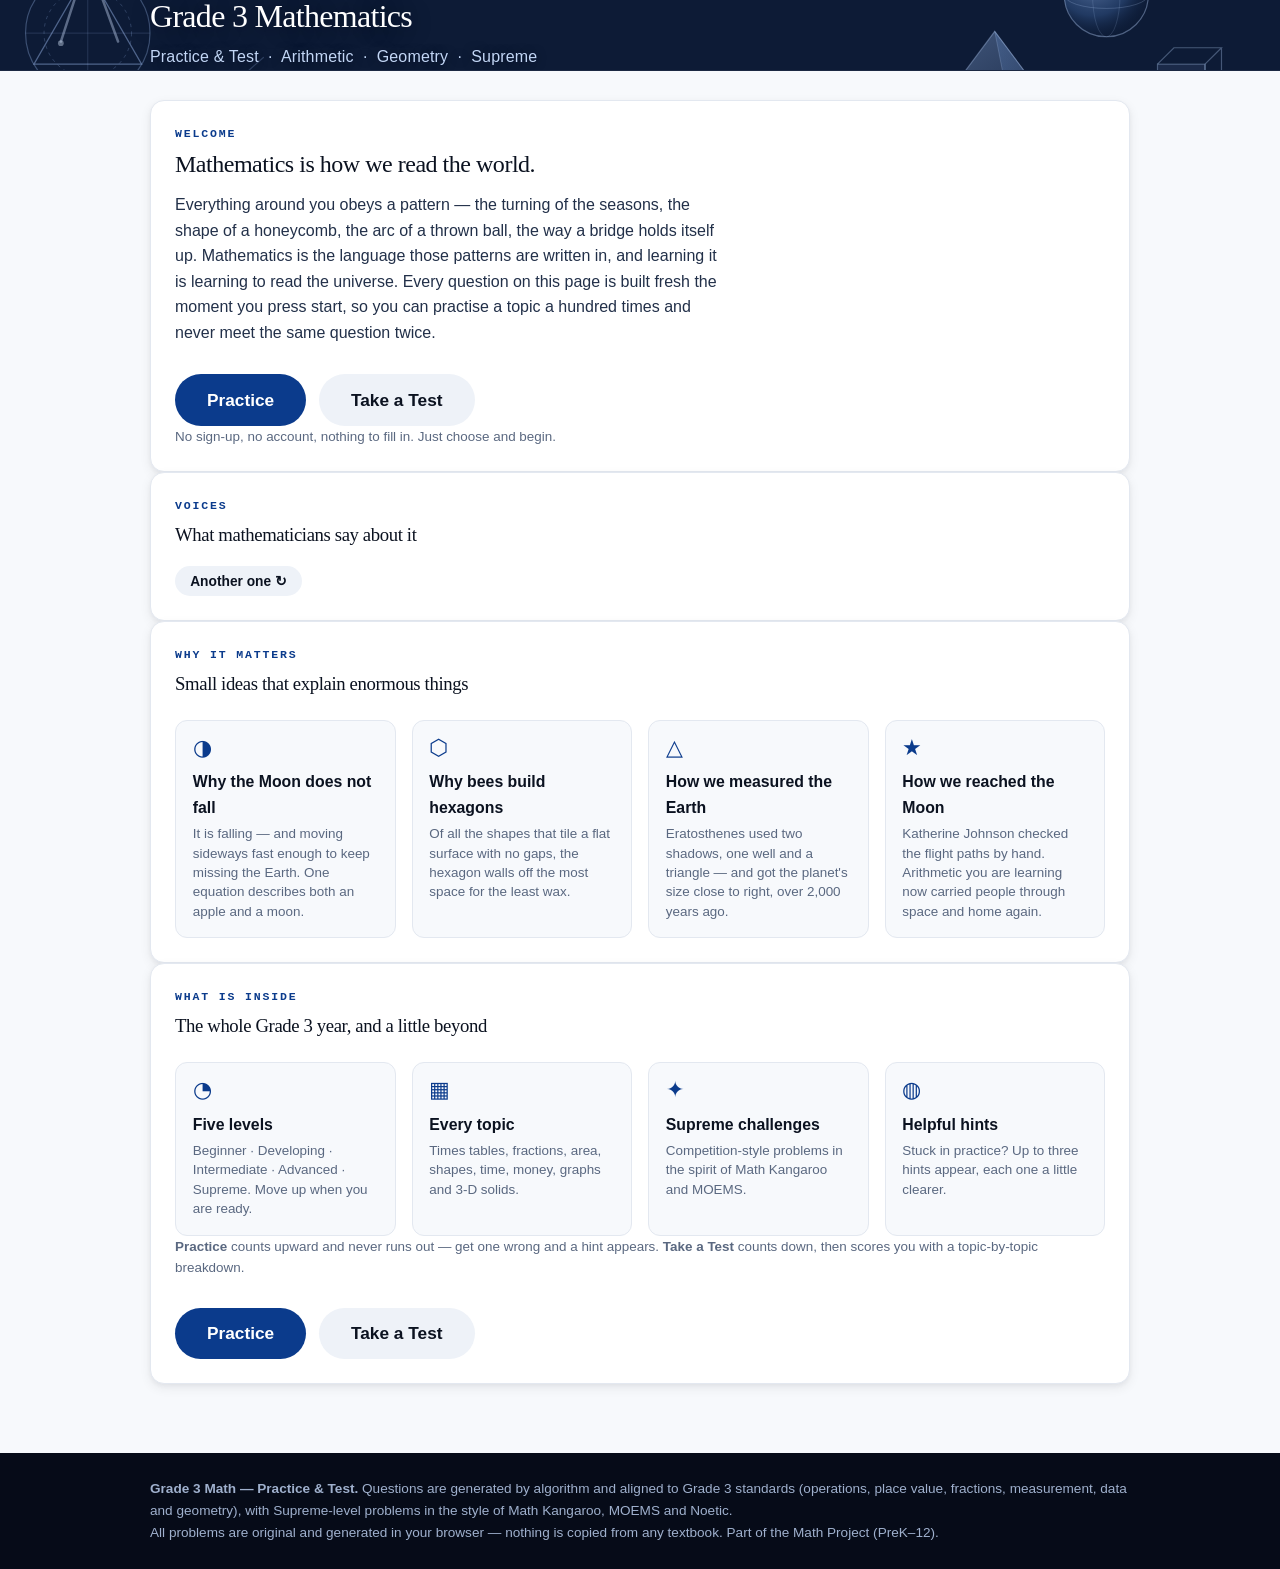
<file: index.html>
<!DOCTYPE html>
<html lang="en">
<head>
<meta charset="utf-8">
<meta name="viewport" content="width=device-width, initial-scale=1">
<title>Grade 3 Math — Practice &amp; Test | Arithmetic · Geometry · Supreme</title>
<meta name="description" content="Free Grade 3 math practice and timed tests. Arithmetic, geometry and Supreme (competition-level) problems across five difficulty levels. Every question is generated fresh, so no two attempts are alike.">
<meta name="robots" content="index,follow">
<link rel="canonical" href="https://mijicuet.github.io/">
<meta property="og:type" content="website">
<meta property="og:title" content="Grade 3 Math — Practice &amp; Test">
<meta property="og:description" content="Arithmetic, geometry and Supreme competition practice for Grade 3 — five levels, timed tests, unlimited fresh questions.">
<meta property="og:url" content="https://mijicuet.github.io/">
<meta name="theme-color" content="#060b18">
<meta http-equiv="Content-Security-Policy" content="default-src 'none'; script-src 'sha256-1u+qn1QJdMBP/fFC5QzyfvdZRfuLsr2Sq7mrBg/UTBI='; style-src 'sha256-y44tMwoJ5vzhiN+ce1w2q/8ZzzzFNAaqt+NHMsq1bGg='; img-src data:; base-uri 'none'; form-action 'none'; frame-ancestors 'none'; object-src 'none'; connect-src 'none'">
<meta name="referrer" content="no-referrer">
<meta http-equiv="X-Content-Type-Options" content="nosniff">
<meta name="format-detection" content="telephone=no">

<link rel="icon" href="[data-uri]" type="image/svg+xml">
<style>
:root{
  --paper:#fff; --surface:#f7f9fc; --surface-2:#eef2f8;
  --ink:#0b1220; --ink-soft:#223049; --muted:#5a6880; --rule:#e3e8f0;
  --brand:#0b3b8c; --brand-ink:#072a66; --cyan:#06b6d4; --violet:#7c3aed; --amber:#d97706;
  --green:#16a34a; --red:#dc2626;
  --night:#060b18; --night-2:#0b1428; --night-rule:#1c2942; --night-muted:#9fb0cd;
  --font-sans:"Inter",-apple-system,BlinkMacSystemFont,"Segoe UI",Roboto,Helvetica,Arial,sans-serif;
  --font-display:"Newsreader","Iowan Old Style",Georgia,serif;
  --font-mono:"JetBrains Mono",ui-monospace,SFMono-Regular,Menlo,Consolas,monospace;
  --radius:14px; --radius-sm:9px;
  --shadow:0 4px 12px rgba(11,18,32,.07),0 2px 4px rgba(11,18,32,.04);
  --shadow-lg:0 18px 45px rgba(11,18,32,.12);
  --ease:cubic-bezier(.22,.61,.36,1);
}
*,*::before,*::after{box-sizing:border-box} *{margin:0}
html{-webkit-text-size-adjust:100%}
body{font-family:var(--font-sans);background:var(--surface);color:var(--ink);line-height:1.6;
     -webkit-font-smoothing:antialiased}
main,footer.ft{position:relative;z-index:1}
img,svg{display:block;max-width:100%}
.wrap{width:min(100% - 2rem,980px);margin-inline:auto}
@media(max-width:600px){.wrap{width:min(100% - 1.25rem,980px)}}
h1,h2,h3{line-height:1.18;font-weight:650;text-wrap:balance}
:focus-visible{outline:3px solid var(--cyan);outline-offset:3px;border-radius:4px}
.skip-link{position:absolute;left:-9999px;background:var(--ink);color:#fff;padding:.7rem 1.1rem;z-index:99}
.skip-link:focus{left:0}

/* ---------- home ---------- */
.kicker{font-family:var(--font-mono);font-size:.72rem;letter-spacing:.16em;text-transform:uppercase;
  color:var(--brand);font-weight:650;margin-bottom:.5rem}
.welcome{padding:clamp(1.6rem,1.2rem+1.6vw,2.6rem)}
.wel-h{font-family:var(--font-display);font-weight:500;letter-spacing:-.02em;
  font-size:clamp(1.5rem,1.2rem+1.5vw,2.15rem);line-height:1.14}
.wel-h.sm{font-size:clamp(1.35rem,1.15rem+1vw,1.7rem)}
.wel-lead{margin-top:.85rem;color:var(--ink-soft);font-size:clamp(1rem,.96rem+.25vw,1.1rem);
  max-width:62ch}
.feat{grid-template-columns:repeat(auto-fit,minmax(215px,1fr));margin-top:1.6rem}
.fcard{border:1px solid var(--rule);border-radius:12px;padding:1rem 1.05rem;background:var(--surface)}
.fcard b{display:block;margin:.45rem 0 .25rem;font-size:.99rem}
.fcard small{color:var(--muted);font-size:.84rem;line-height:1.45;display:block}
.fico{font-size:1.4rem;color:var(--brand);line-height:1}
.cta{display:flex;gap:.8rem;flex-wrap:wrap;margin-top:1.8rem}
.quotecard{background:linear-gradient(180deg,#f8fafc,#fff)}
.bigquote{margin:1.1rem 0 1.3rem;padding:0 0 0 1.15rem;border-left:4px solid var(--brand)}
.q-text{font-family:var(--font-display);font-weight:400;font-style:italic;
  font-size:clamp(1.05rem,.98rem+.55vw,1.35rem);line-height:1.5;color:var(--ink);max-width:60ch}
.q-by{margin-top:.85rem;font-size:.9rem;font-weight:650;color:var(--brand-ink)}
.q-note{display:block;font-weight:400;font-size:.8rem;color:var(--muted);margin-top:.2rem}
.btn.sm{padding:.45rem .95rem;font-size:.86rem}
.opt{font-weight:400;color:var(--muted);text-transform:none;letter-spacing:0}

/* masthead */
.masthead{position:relative;overflow:hidden;background:#0d1b36;color:#fff;
  border-bottom:1px solid var(--night-rule);z-index:1}
.mast-art{position:absolute;inset:0;pointer-events:none}
.mast-art svg{width:100%;height:100%;display:block}
.mast-inner{position:relative;z-index:1;
  padding:clamp(2.3rem,1.9rem+3vw,3.9rem) 0 clamp(1.9rem,1.5rem+2.4vw,3rem)}
.masthead h1{font-family:var(--font-display);font-weight:500;letter-spacing:-.022em;
  font-size:clamp(2rem,1.45rem+2.7vw,3.35rem);color:#fff;line-height:1.06;
  text-shadow:0 2px 18px rgba(4,12,28,.55)}
.mast-sub{margin-top:.65rem;color:#c2d6f5;letter-spacing:.01em;
  font-size:clamp(.94rem,.88rem+.35vw,1.1rem);text-shadow:0 1px 10px rgba(4,12,28,.5)}

/* soft mathematical objects in the empty side margins */
body::before,body::after{content:"";position:fixed;top:0;bottom:0;width:190px;
  background-image:url("data:image/svg+xml,%3Csvg%20xmlns%3D%22http%3A%2F%2Fwww.w3.org%2F2000%2Fsvg%22%20viewBox%3D%220%200%20200%201500%22%20width%3D%22200%22%20height%3D%221500%22%3E%0A%20%20%3Cdefs%3E%0A%20%20%20%20%3ClinearGradient%20id%3D%22mtl%22%20x1%3D%220%22%20y1%3D%220%22%20x2%3D%221%22%20y2%3D%221%22%3E%0A%20%20%20%20%20%20%3Cstop%20offset%3D%220%25%22%20stop-color%3D%22%23ffffff%22%2F%3E%3Cstop%20offset%3D%2235%25%22%20stop-color%3D%22%23e9eef6%22%2F%3E%0A%20%20%20%20%20%20%3Cstop%20offset%3D%22100%25%22%20stop-color%3D%22%23ccd8e8%22%2F%3E%0A%20%20%20%20%3C%2FlinearGradient%3E%0A%20%20%20%20%3ClinearGradient%20id%3D%22mtl2%22%20x1%3D%220%22%20y1%3D%220%22%20x2%3D%221%22%20y2%3D%220%22%3E%0A%20%20%20%20%20%20%3Cstop%20offset%3D%220%25%22%20stop-color%3D%22%23eef2f8%22%2F%3E%3Cstop%20offset%3D%2260%25%22%20stop-color%3D%22%23dce4ef%22%2F%3E%0A%20%20%20%20%20%20%3Cstop%20offset%3D%22100%25%22%20stop-color%3D%22%23c4d1e2%22%2F%3E%0A%20%20%20%20%3C%2FlinearGradient%3E%0A%20%20%20%20%3CradialGradient%20id%3D%22orb%22%20cx%3D%2234%25%22%20cy%3D%2228%25%22%20r%3D%2278%25%22%3E%0A%20%20%20%20%20%20%3Cstop%20offset%3D%220%25%22%20stop-color%3D%22%23ffffff%22%2F%3E%3Cstop%20offset%3D%2245%25%22%20stop-color%3D%22%23dee6f2%22%2F%3E%0A%20%20%20%20%20%20%3Cstop%20offset%3D%22100%25%22%20stop-color%3D%22%23b6c6dc%22%2F%3E%0A%20%20%20%20%3C%2FradialGradient%3E%0A%20%20%20%20%3ClinearGradient%20id%3D%22faceL%22%20x1%3D%220%22%20y1%3D%220%22%20x2%3D%221%22%20y2%3D%221%22%3E%0A%20%20%20%20%20%20%3Cstop%20offset%3D%220%25%22%20stop-color%3D%22%23eaf0f8%22%2F%3E%3Cstop%20offset%3D%22100%25%22%20stop-color%3D%22%23ccd8e8%22%2F%3E%0A%20%20%20%20%3C%2FlinearGradient%3E%0A%20%20%20%20%3ClinearGradient%20id%3D%22faceR%22%20x1%3D%220%22%20y1%3D%220%22%20x2%3D%221%22%20y2%3D%220%22%3E%0A%20%20%20%20%20%20%3Cstop%20offset%3D%220%25%22%20stop-color%3D%22%23c4d2e5%22%2F%3E%3Cstop%20offset%3D%22100%25%22%20stop-color%3D%22%23aec0d7%22%2F%3E%0A%20%20%20%20%3C%2FlinearGradient%3E%0A%20%20%20%20%3Cfilter%20id%3D%22soft%22%20x%3D%22-45%25%22%20y%3D%22-45%25%22%20width%3D%22190%25%22%20height%3D%22190%25%22%3E%0A%20%20%20%20%20%20%3CfeDropShadow%20dx%3D%220%22%20dy%3D%224%22%20stdDeviation%3D%225%22%20flood-color%3D%22%2363799b%22%20flood-opacity%3D%22.20%22%2F%3E%0A%20%20%20%20%3C%2Ffilter%3E%0A%20%20%3C%2Fdefs%3E%0A%0A%20%20%3Cg%20filter%3D%22url%28%23soft%29%22%20stroke%3D%22%23a9b8cd%22%20stroke-width%3D%221.1%22%3E%0A%0A%20%20%20%20%3C%21--%201%20%C2%B7%20PROTRACTOR%20--%3E%0A%20%20%20%20%3Cg%20transform%3D%22translate%28100%2C80%29%22%3E%0A%20%20%20%20%20%20%3Cpath%20d%3D%22M-60%200%20A60%2060%200%200%201%2060%200%20Z%22%20fill%3D%22url%28%23mtl%29%22%2F%3E%0A%20%20%20%20%20%20%3Cpath%20d%3D%22M-39%200%20A39%2039%200%200%201%2039%200%22%20fill%3D%22none%22%20stroke-opacity%3D%22.5%22%2F%3E%0A%20%20%20%20%20%20%3Cg%20stroke-opacity%3D%22.42%22%3E%0A%20%20%20%20%20%20%20%20%3Cpath%20d%3D%22M-52%20-30%20l-6%20-3.5%20M-30%20-52%20l-3.5%20-6%20M0%20-60%20v-7%20M30%20-52%20l3.5%20-6%20M52%20-30%20l6%20-3.5%22%2F%3E%0A%20%20%20%20%20%20%3C%2Fg%3E%0A%20%20%20%20%20%20%3Ccircle%20r%3D%223.4%22%20fill%3D%22%23fff%22%20stroke-opacity%3D%22.6%22%2F%3E%0A%20%20%20%20%3C%2Fg%3E%0A%0A%20%20%20%20%3C%21--%202%20%C2%B7%20RULER%20--%3E%0A%20%20%20%20%3Cg%20transform%3D%22translate%28100%2C230%29%22%3E%0A%20%20%20%20%20%20%3Crect%20x%3D%22-25%22%20y%3D%22-68%22%20width%3D%2250%22%20height%3D%22140%22%20rx%3D%227%22%20fill%3D%22url%28%23mtl2%29%22%2F%3E%0A%20%20%20%20%20%20%3Cg%20stroke-opacity%3D%22.48%22%3E%0A%20%20%20%20%20%20%20%20%3Cpath%20d%3D%22M-25%20-52%20h17%20M-25%20-36%20h10%20M-25%20-20%20h10%20M-25%20-4%20h10%20M-25%2012%20h17%0A%20%20%20%20%20%20%20%20%20%20%20%20%20%20%20%20%20M-25%2028%20h10%20M-25%2044%20h10%20M-25%2060%20h10%22%2F%3E%0A%20%20%20%20%20%20%3C%2Fg%3E%0A%20%20%20%20%20%20%3Cpath%20d%3D%22M13%20-68%20v140%22%20stroke-opacity%3D%22.22%22%2F%3E%0A%20%20%20%20%3C%2Fg%3E%0A%0A%20%20%20%20%3C%21--%203%20%C2%B7%20SET%20SQUARE%20--%3E%0A%20%20%20%20%3Cg%20transform%3D%22translate%28100%2C380%29%22%3E%0A%20%20%20%20%20%20%3Cpath%20d%3D%22M-56%2044%20L56%2044%20L-56%20-42%20Z%22%20fill%3D%22url%28%23mtl%29%22%2F%3E%0A%20%20%20%20%20%20%3Cpath%20d%3D%22M-56%2044%20L32%2044%20L-56%20-25%20Z%22%20fill%3D%22%23fff%22%20fill-opacity%3D%22.5%22%20stroke%3D%22none%22%2F%3E%0A%20%20%20%20%20%20%3Cpath%20d%3D%22M-56%2029%20h15%20v15%22%20fill%3D%22none%22%20stroke-opacity%3D%22.6%22%2F%3E%0A%20%20%20%20%3C%2Fg%3E%0A%0A%20%20%20%20%3C%21--%204%20%C2%B7%20COMPASS%20--%3E%0A%20%20%20%20%3Cg%20transform%3D%22translate%28100%2C530%29%22%3E%0A%20%20%20%20%20%20%3Cpath%20d%3D%22M0%20-58%20L-29%2050%22%20stroke%3D%22%239fb0c8%22%20stroke-width%3D%227%22%20stroke-linecap%3D%22round%22%20fill%3D%22none%22%2F%3E%0A%20%20%20%20%20%20%3Cpath%20d%3D%22M0%20-58%20L31%2050%22%20stroke%3D%22%23bacadd%22%20stroke-width%3D%227%22%20stroke-linecap%3D%22round%22%20fill%3D%22none%22%2F%3E%0A%20%20%20%20%20%20%3Ccircle%20cy%3D%22-58%22%20r%3D%228%22%20fill%3D%22url%28%23mtl%29%22%2F%3E%0A%20%20%20%20%20%20%3Cpath%20d%3D%22M-37%2058%20l8%20-14%20l6%205%20Z%22%20fill%3D%22url%28%23mtl2%29%22%2F%3E%0A%20%20%20%20%20%20%3Cpath%20d%3D%22M-29%2058%20A60%2038%200%200%200%2033%2058%22%20fill%3D%22none%22%20stroke-opacity%3D%22.28%22%20stroke-dasharray%3D%224%206%22%2F%3E%0A%20%20%20%20%3C%2Fg%3E%0A%0A%20%20%20%20%3C%21--%205%20%C2%B7%20BALANCE%20SCALE%20--%3E%0A%20%20%20%20%3Cg%20transform%3D%22translate%28100%2C680%29%22%3E%0A%20%20%20%20%20%20%3Cpath%20d%3D%22M0%20-52%20v78%22%20stroke%3D%22%239fb0c8%22%20stroke-width%3D%225%22%20stroke-linecap%3D%22round%22%20fill%3D%22none%22%2F%3E%0A%20%20%20%20%20%20%3Cpath%20d%3D%22M-56%20-46%20H56%22%20stroke%3D%22%239fb0c8%22%20stroke-width%3D%225%22%20stroke-linecap%3D%22round%22%20fill%3D%22none%22%2F%3E%0A%20%20%20%20%20%20%3Cpath%20d%3D%22M-56%20-46%20v14%20M56%20-46%20v14%22%20stroke-opacity%3D%22.45%22%20fill%3D%22none%22%2F%3E%0A%20%20%20%20%20%20%3Cpath%20d%3D%22M-78%20-32%20A22%2016%200%200%200%20-34%20-32%20Z%22%20fill%3D%22url%28%23mtl2%29%22%2F%3E%0A%20%20%20%20%20%20%3Cpath%20d%3D%22M34%20-32%20A22%2016%200%200%200%2078%20-32%20Z%22%20fill%3D%22url%28%23mtl2%29%22%2F%3E%0A%20%20%20%20%20%20%3Cpath%20d%3D%22M-30%2030%20H30%20l10%2022%20H-40%20Z%22%20fill%3D%22url%28%23mtl%29%22%2F%3E%0A%20%20%20%20%20%20%3Ccircle%20cy%3D%22-52%22%20r%3D%226%22%20fill%3D%22url%28%23mtl%29%22%2F%3E%0A%20%20%20%20%3C%2Fg%3E%0A%0A%20%20%20%20%3C%21--%206%20%C2%B7%20SPHERE%20--%3E%0A%20%20%20%20%3Cg%20transform%3D%22translate%28100%2C835%29%22%3E%0A%20%20%20%20%20%20%3Ccircle%20r%3D%2248%22%20fill%3D%22url%28%23orb%29%22%2F%3E%0A%20%20%20%20%20%20%3Cellipse%20rx%3D%2248%22%20ry%3D%2215%22%20fill%3D%22none%22%20stroke-opacity%3D%22.36%22%2F%3E%0A%20%20%20%20%20%20%3Cellipse%20rx%3D%2215%22%20ry%3D%2248%22%20fill%3D%22none%22%20stroke-opacity%3D%22.26%22%2F%3E%0A%20%20%20%20%20%20%3Cellipse%20cx%3D%22-16%22%20cy%3D%22-16%22%20rx%3D%2215%22%20ry%3D%2210%22%20fill%3D%22%23fff%22%20fill-opacity%3D%22.55%22%20stroke%3D%22none%22%0A%20%20%20%20%20%20%20%20%20%20%20%20%20%20%20transform%3D%22rotate%28-28%20-16%20-16%29%22%2F%3E%0A%20%20%20%20%3C%2Fg%3E%0A%0A%20%20%20%20%3C%21--%207%20%C2%B7%20PYRAMID%20--%3E%0A%20%20%20%20%3Cg%20transform%3D%22translate%28100%2C985%29%22%3E%0A%20%20%20%20%20%20%3Cpath%20d%3D%22M0%20-62%20L52%2032%20L-52%2032%20Z%22%20fill%3D%22url%28%23faceL%29%22%2F%3E%0A%20%20%20%20%20%20%3Cpath%20d%3D%22M0%20-62%20L52%2032%20L15%2044%20Z%22%20fill%3D%22url%28%23faceR%29%22%2F%3E%0A%20%20%20%20%20%20%3Cpath%20d%3D%22M-52%2032%20L15%2044%22%20fill%3D%22none%22%20stroke-opacity%3D%22.38%22%2F%3E%0A%20%20%20%20%3C%2Fg%3E%0A%0A%20%20%20%20%3C%21--%208%20%C2%B7%20CUBE%20--%3E%0A%20%20%20%20%3Cg%20transform%3D%22translate%28100%2C1135%29%22%3E%0A%20%20%20%20%20%20%3Cpath%20d%3D%22M-36%20-16%20L-15%20-38%20L37%20-38%20L16%20-16%20Z%22%20fill%3D%22url%28%23faceR%29%22%2F%3E%0A%20%20%20%20%20%20%3Cpath%20d%3D%22M16%20-16%20L37%20-38%20L37%2020%20L16%2042%20Z%22%20fill%3D%22url%28%23faceL%29%22%2F%3E%0A%20%20%20%20%20%20%3Crect%20x%3D%22-36%22%20y%3D%22-16%22%20width%3D%2252%22%20height%3D%2258%22%20fill%3D%22url%28%23mtl%29%22%2F%3E%0A%20%20%20%20%3C%2Fg%3E%0A%0A%20%20%20%20%3C%21--%209%20%C2%B7%20PI%20%20%28drawn%20as%20paths%20so%20no%20font%20is%20needed%29%20--%3E%0A%20%20%20%20%3Cg%20transform%3D%22translate%28100%2C1285%29%22%20fill%3D%22url%28%23mtl%29%22%20stroke-opacity%3D%22.55%22%3E%0A%20%20%20%20%20%20%3Cpath%20d%3D%22M-42%20-28%20H42%20v14%20H-42%20Z%22%2F%3E%0A%20%20%20%20%20%20%3Cpath%20d%3D%22M-24%20-14%20h16%20v54%20q0%208%20-9%208%20h-9%20q9%20-4%209%20-12%20Z%22%2F%3E%0A%20%20%20%20%20%20%3Cpath%20d%3D%22M12%20-14%20h16%20v46%20q0%2012%2012%2014%20h-16%20q-12%20-4%20-12%20-16%20Z%22%2F%3E%0A%20%20%20%20%3C%2Fg%3E%0A%0A%20%20%20%20%3C%21--%2010%20%C2%B7%20SQUARE%20with%20diagonal%20%2B%20EULER%27S%20e%20--%3E%0A%20%20%20%20%3Cg%20transform%3D%22translate%28100%2C1425%29%22%3E%0A%20%20%20%20%20%20%3Crect%20x%3D%22-52%22%20y%3D%22-34%22%20width%3D%2266%22%20height%3D%2266%22%20rx%3D%224%22%20fill%3D%22url%28%23mtl%29%22%2F%3E%0A%20%20%20%20%20%20%3Cpath%20d%3D%22M-52%2032%20L14%20-34%22%20fill%3D%22none%22%20stroke-opacity%3D%22.4%22%2F%3E%0A%20%20%20%20%20%20%3Cpath%20d%3D%22M-52%2018%20h14%20v14%22%20fill%3D%22none%22%20stroke-opacity%3D%22.45%22%2F%3E%0A%20%20%20%20%20%20%3C%21--%20Euler%27s%20e%2C%20drawn%20as%20strokes%20so%20it%20is%20always%20legible%20--%3E%0A%20%20%20%20%20%20%3Cg%20transform%3D%22translate%2844%2C2%29%22%20fill%3D%22none%22%20stroke%3D%22%23b3c2d6%22%20stroke-width%3D%228%22%0A%20%20%20%20%20%20%20%20%20stroke-linecap%3D%22round%22%20stroke-linejoin%3D%22round%22%20stroke-opacity%3D%22.95%22%3E%0A%20%20%20%20%20%20%20%20%3Cpath%20d%3D%22M-17%202%20H15%20A17%2017%200%201%200%207%2019%22%2F%3E%0A%20%20%20%20%20%20%3C%2Fg%3E%0A%20%20%20%20%3C%2Fg%3E%0A%0A%20%20%3C%2Fg%3E%0A%3C%2Fsvg%3E");background-repeat:repeat-y;
  background-position:center top;background-size:190px auto;
  pointer-events:none;z-index:0;opacity:.85}
body::before{left:0}
body::after{right:0;transform:scaleX(-1);background-position:center -170px}
@media (max-width:1400px){body::before,body::after{display:none}}
@media (prefers-reduced-motion:no-preference){}

/* cards / layout */
.card{background:var(--paper);border:1px solid var(--rule);border-radius:var(--radius);padding:1.5rem;
      box-shadow:var(--shadow)}
.section{padding:1.8rem 0}
.grid{display:grid;gap:1rem}
.opt-grid{grid-template-columns:repeat(auto-fit,minmax(190px,1fr))}
label.lbl{display:block;font-weight:650;font-size:.9rem;margin:1.3rem 0 .55rem}
.help{font-size:.84rem;color:var(--muted)}

/* selectable option tiles */
.tile{border:2px solid var(--rule);border-radius:12px;padding:.85rem 1rem;cursor:pointer;background:#fff;
      text-align:left;transition:all .25s var(--ease);font:inherit;width:100%}
.tile:hover{border-color:#93c5fd}
.tile[aria-pressed="true"]{border-color:var(--brand);background:#eff6ff;box-shadow:0 0 0 2px #bfdbfe}
.tile b{display:block;font-size:.98rem}
.tile .stars{font-size:.78rem;color:var(--amber);letter-spacing:1px}
.tile small{display:block;color:var(--muted);font-size:.78rem;line-height:1.35;margin-top:.25rem}
.tile.oly[aria-pressed="true"]{border-color:var(--violet);background:#f5f0ff;box-shadow:0 0 0 2px #ddd0fe}

select,input[type=number],input[type=text]{font:inherit;font-size:1rem;padding:.6rem .75rem;
  border:2px solid var(--rule);border-radius:var(--radius-sm);background:#fff;color:var(--ink);width:100%}
select:focus,input:focus{outline:none;border-color:var(--brand)}

.btn{border:0;border-radius:99px;padding:.8rem 1.6rem;font-size:1rem;font-weight:650;cursor:pointer;
     background:var(--brand);color:#fff;transition:all .25s var(--ease);display:inline-flex;
     align-items:center;gap:.5rem;text-decoration:none}
.btn:hover{background:var(--brand-ink)}
.btn:disabled{opacity:.45;cursor:not-allowed}
.btn.sec{background:var(--surface-2);color:var(--ink)}
.btn.sec:hover{background:#dbe3ee}
.btn.big{font-size:1.08rem;padding:.95rem 2rem}
.btnrow{display:flex;gap:.7rem;flex-wrap:wrap}

/* runner */
.runbar{display:flex;align-items:center;justify-content:space-between;gap:1rem;flex-wrap:wrap;
        margin-bottom:.9rem}
.meta{font-size:.9rem;color:var(--muted)}
.meta b{color:var(--ink)}
.timer{font-family:var(--font-mono);font-size:1.35rem;font-weight:700;background:#fff;
       border:2px solid var(--rule);border-radius:10px;padding:.35rem .8rem;font-variant-numeric:tabular-nums}
.timer.warn{color:var(--red);border-color:var(--red)}
.bar{height:9px;background:var(--surface-2);border-radius:99px;overflow:hidden;margin-bottom:1rem}
.bar>div{height:100%;background:var(--green);width:0;transition:width .3s var(--ease)}
.palette{display:flex;flex-wrap:wrap;gap:.42rem;margin-bottom:1.1rem}
.dot{width:33px;height:33px;border-radius:8px;border:2px solid var(--rule);background:#fff;
     font-weight:700;font-size:.85rem;cursor:pointer;transition:all .2s var(--ease)}
.dot.done{background:#dcfce7;border-color:#86efac}
.dot.cur{border-color:var(--brand);box-shadow:0 0 0 2px #bfdbfe}

.tag{display:inline-block;font-size:.7rem;font-weight:700;letter-spacing:.05em;text-transform:uppercase;
     color:var(--brand);background:#eff6ff;border-radius:99px;padding:.24rem .7rem}
.tag.oly{color:#6d28d9;background:#f3e8ff}
.qtext{font-size:clamp(1.1rem,1rem+.5vw,1.35rem);margin:.7rem 0 1rem;line-height:1.5}
.figwrap{text-align:center;margin:.6rem 0 1.1rem}
.choices{display:grid;gap:.6rem}
.choice{display:flex;align-items:center;gap:.8rem;border:2px solid var(--rule);border-radius:11px;
        padding:.75rem .9rem;font-size:1.08rem;cursor:pointer;background:#fff;text-align:left;
        font:inherit;width:100%;transition:all .2s var(--ease)}
.choice:hover{border-color:#93c5fd}
.choice[aria-pressed="true"]{border-color:var(--brand);background:#eff6ff}
.choice.ok{border-color:var(--green);background:#dcfce7}
.choice.no{border-color:var(--red);background:#fee2e2}
.choice .k{width:27px;height:27px;flex:0 0 auto;border-radius:7px;background:var(--surface-2);
           display:flex;align-items:center;justify-content:center;font-weight:800;font-size:.85rem}
.choice[aria-pressed="true"] .k{background:var(--brand);color:#fff}
.choice:disabled{cursor:default;opacity:1}
.choice.multi .k{border-radius:6px;font-size:1rem}
.choice.ok .k{background:var(--green);color:#fff}
.choice.no .k{background:var(--red);color:#fff}
.hintbox+.hintbox{margin-top:.5rem}
#submitBtn{min-width:200px;justify-content:center}
.fb{margin-top:.9rem;padding:.8rem 1rem;border-radius:10px;font-weight:600}
.fb.ok{background:#dcfce7;color:#166534}
.fb.no{background:#fee2e2;color:#991b1b}
.hintbox{margin-top:.7rem;padding:.75rem 1rem;background:#fffbeb;border-left:4px solid var(--amber);
         border-radius:8px;font-size:.92rem;color:#78350f}

/* results */
.score{font-family:var(--font-display);font-size:3.2rem;font-weight:600;line-height:1}
.badge{display:inline-block;border-radius:99px;padding:.3rem .9rem;font-weight:700;font-size:.85rem}
.badge.ok{background:#dcfce7;color:#166534} .badge.no{background:#fee2e2;color:#991b1b}
.rev{border:1px solid var(--rule);border-left-width:6px;border-radius:10px;padding:1rem;margin:.7rem 0}
.rev.y{border-left-color:var(--green)} .rev.n{border-left-color:var(--red)}
table.bd{width:100%;border-collapse:collapse;font-size:.9rem;margin-top:.6rem}
table.bd th,table.bd td{text-align:left;padding:.45rem .6rem;border-bottom:1px solid var(--rule)}
table.bd th{font-size:.75rem;text-transform:uppercase;letter-spacing:.05em;color:var(--muted)}

footer.ft{background:var(--night);color:var(--night-muted);padding:1.6rem 0;margin-top:2.5rem;
          font-size:.85rem}
footer.ft a{color:#b9c9e8}
.hide{display:none !important}
@media print{.masthead,.btnrow,footer.ft{display:none}}
</style>
</head>
<body>
<a class="skip-link" href="#app">Skip to the app</a>



<header class="masthead">
  <div class="mast-art" aria-hidden="true">
    <svg xmlns="http://www.w3.org/2000/svg" viewBox="0 0 1400 280" preserveAspectRatio="xMidYMid slice">
      <defs>
        <linearGradient id="sky" x1="0" y1="0" x2="1" y2="1">
          <stop offset="0%"  stop-color="#0d1b36"/>
          <stop offset="45%" stop-color="#14315f"/>
          <stop offset="100%" stop-color="#0a1730"/>
        </linearGradient>
        <radialGradient id="glowA" cx="20%" cy="15%" r="60%">
          <stop offset="0%" stop-color="#3b82f6" stop-opacity=".30"/>
          <stop offset="100%" stop-color="#3b82f6" stop-opacity="0"/>
        </radialGradient>
        <radialGradient id="glowB" cx="82%" cy="80%" r="55%">
          <stop offset="0%" stop-color="#7c3aed" stop-opacity=".26"/>
          <stop offset="100%" stop-color="#7c3aed" stop-opacity="0"/>
        </radialGradient>
        <radialGradient id="ballR" cx="35%" cy="30%" r="75%">
          <stop offset="0%"  stop-color="#a5c8ff" stop-opacity=".55"/>
          <stop offset="60%" stop-color="#4f80c8" stop-opacity=".30"/>
          <stop offset="100%" stop-color="#0f2444" stop-opacity="0"/>
        </radialGradient>
        <linearGradient id="pyrL" x1="0" y1="0" x2="1" y2="1">
          <stop offset="0%" stop-color="#93b4e8" stop-opacity=".40"/>
          <stop offset="100%" stop-color="#93b4e8" stop-opacity=".14"/>
        </linearGradient>
        <linearGradient id="pyrR" x1="0" y1="0" x2="1" y2="0">
          <stop offset="0%" stop-color="#5b81bd" stop-opacity=".30"/>
          <stop offset="100%" stop-color="#5b81bd" stop-opacity=".10"/>
        </linearGradient>
        <linearGradient id="vig" x1="0" y1="0" x2="0" y2="1">
          <stop offset="0%"  stop-color="#08132a" stop-opacity="0"/>
          <stop offset="55%" stop-color="#08132a" stop-opacity=".10"/>
          <stop offset="100%" stop-color="#08132a" stop-opacity=".34"/>
        </linearGradient>
        <pattern id="grid" width="46" height="46" patternUnits="userSpaceOnUse">
          <path d="M46 0H0V46" fill="none" stroke="#9ec2ff" stroke-opacity=".085" stroke-width="1"/>
        </pattern>
      </defs>
    
      <!-- base -->
      <rect fill="url(#sky)"/>
      <rect fill="url(#grid)"/>
      <rect fill="url(#glowA)"/>
      <rect fill="url(#glowB)"/>
    
      <!-- ================= LEFT: compass construction ================= -->
      <g stroke="#a9c9ff" fill="none" stroke-opacity=".30" transform="translate(-42,0) scale(0.92) translate(0,10)">
        <circle cx="150" cy="140" r="74" stroke-width="1.4"/>
        <circle cx="150" cy="140" r="52" stroke-width="1" stroke-dasharray="4 5" stroke-opacity=".26"/>
        <path d="M150 66 L150 214 M76 140 L224 140" stroke-width="1" stroke-opacity=".2"/>
        <!-- inscribed triangle -->
        <path d="M150 66 L214 177 L86 177 Z" stroke-width="1.5" stroke-opacity=".42"/>
      </g>
      <!-- compass legs -->
      <g stroke="#cfe0ff" stroke-opacity=".40" stroke-linecap="round" fill="none" transform="translate(-42,0) scale(0.92) translate(0,10)">
        <path d="M150 52 L118 150" stroke-width="3"/>
        <path d="M150 52 L186 150" stroke-width="3"/>
        <path d="M150 44 L150 54" stroke-width="5"/>
      </g>
      <g transform="translate(-42,0) scale(0.92) translate(0,10)"><circle cx="150" cy="44" r="6" fill="#dbeafe" fill-opacity=".45"/><circle cx="118" cy="152" r="3.4" fill="#dbeafe" fill-opacity=".4"/></g>
    
      <!-- ================= RIGHT: solids ================= -->
      <!-- sphere with soft shading -->
      <g transform="translate(1210,96)">
        <circle r="46" fill="url(#ballR)"/>
        <circle r="46" fill="none" stroke="#bcd6ff" stroke-opacity=".38" stroke-width="1.3"/>
        <ellipse rx="46" ry="15" fill="none" stroke="#bcd6ff" stroke-opacity=".22" stroke-width="1"/>
        <ellipse rx="15" ry="46" fill="none" stroke="#bcd6ff" stroke-opacity=".16" stroke-width="1"/>
      </g>
      <!-- pyramid -->
      <g transform="translate(1088,214)">
        <path d="M0 -78 L58 0 L-58 0 Z" fill="url(#pyrL)" stroke="#bcd6ff" stroke-opacity=".34" stroke-width="1.3"/>
        <path d="M0 -78 L58 0 L18 14 Z" fill="url(#pyrR)" stroke="#bcd6ff" stroke-opacity=".22" stroke-width="1"/>
        <path d="M-58 0 L18 14" stroke="#bcd6ff" stroke-opacity=".18" stroke-width="1" fill="none"/>
      </g>
      <!-- cube -->
      <g transform="translate(1300,206)" stroke="#bcd6ff" stroke-opacity=".32" fill="none" stroke-width="1.3">
        <rect x="-34" y="-34" width="52" height="52" fill="#93b4e8" fill-opacity=".10"/>
        <path d="M-34 -34 L-16 -52 L36 -52 L18 -34 M18 -34 L18 18 L36 0 L36 -52"/>
      </g>
    
      <!-- ================= scattered glyphs ================= -->
      <g fill="#c8dcff" font-family="Georgia,'Times New Roman',serif" font-style="italic">
        <text x="330" y="72"  font-size="46" fill-opacity=".11">π</text>
        <text x="1010" y="70" font-size="40" fill-opacity=".14">e</text>
        <text x="268" y="232" font-size="34" fill-opacity=".09">√</text>
        <text x="960" y="238" font-size="34" fill-opacity=".12">Σ</text>
        <text x="430" y="248" font-size="30" fill-opacity=".07">∞</text>
      </g>
    
      <!-- angle mark -->
      <g transform="translate(232,214) scale(.85)" stroke="#a9c9ff" fill="none" stroke-opacity=".22">
        <path d="M0 0 L92 0 M0 0 L66 -58" stroke-width="1.6" stroke-linecap="round"/>
        <path d="M30 0 A30 30 0 0 0 21 -21" stroke-width="1.2"/>
      </g>
    
      <!-- ruler strip along the bottom -->
      <g stroke="#a9c9ff" stroke-opacity=".22">
        <path d="M0 268 H1400" stroke-width="1"/>
        <g stroke-width="1">
          <path d="M40 268 v-12 M80 268 v-7 M120 268 v-7 M160 268 v-7 M200 268 v-12
                   M240 268 v-7 M280 268 v-7 M320 268 v-7 M360 268 v-12
                   M400 268 v-7 M440 268 v-7 M480 268 v-7 M520 268 v-12
                   M560 268 v-7 M600 268 v-7 M640 268 v-7 M680 268 v-12
                   M720 268 v-7 M760 268 v-7 M800 268 v-7 M840 268 v-12
                   M880 268 v-7 M920 268 v-7 M960 268 v-7 M1000 268 v-12
                   M1040 268 v-7 M1080 268 v-7 M1120 268 v-7 M1160 268 v-12
                   M1200 268 v-7 M1240 268 v-7 M1280 268 v-7 M1320 268 v-12
                   M1360 268 v-7"/>
        </g>
      </g>
    
      <!-- smooth vignette so text stays readable (no hard seam) -->
      <rect fill="url(#vig)"/>
    </svg>
  </div>
  <div class="wrap mast-inner">
    <h1>Grade&nbsp;3 Mathematics</h1>
    <p class="mast-sub">Practice &amp; Test &nbsp;·&nbsp; Arithmetic &nbsp;·&nbsp; Geometry &nbsp;·&nbsp; Supreme</p>
  </div>
</header>

<main id="app">
<!-- ================= HOME ================= -->
<section class="section" id="home">
  <div class="wrap">

    <div class="card welcome">
      <p class="kicker">Welcome</p>
      <h2 class="wel-h">Mathematics is how we read the world.</h2>
      <p class="wel-lead">
        Everything around you obeys a pattern — the turning of the seasons, the shape of a
        honeycomb, the arc of a thrown ball, the way a bridge holds itself up. Mathematics is
        the language those patterns are written in, and learning it is learning to read the
        universe. Every question on this page is built fresh the moment you press start, so
        you can practise a topic a hundred times and never meet the same question twice.
      </p>

      <div class="cta">
        <button class="btn big" type="button" id="goPractice">Practice</button>
        <button class="btn sec big" type="button" id="goTest">Take a Test</button>
      </div>
      <p class="help">No sign-up, no account, nothing to fill in. Just choose and begin.</p>
    </div>

    <!-- ---------- voices ---------- -->
    <div class="card quotecard">
      <p class="kicker">Voices</p>
      <h3 class="wel-h sm">What mathematicians say about it</h3>
      <blockquote class="bigquote" id="bigQuote">
        <p class="q-text" id="qText"></p>
        <footer class="q-by"><span id="qWho"></span><span class="q-note" id="qNote"></span></footer>
      </blockquote>
      <div class="btnrow">
        <button class="btn sec sm" type="button" id="qNext">Another one ↻</button>
      </div>
    </div>

    <!-- ---------- what maths explains ---------- -->
    <div class="card">
      <p class="kicker">Why it matters</p>
      <h3 class="wel-h sm">Small ideas that explain enormous things</h3>
      <div class="grid feat">
        <div class="fcard"><span class="fico" aria-hidden="true">◑</span>
          <b>Why the Moon does not fall</b>
          <small>It is falling — and moving sideways fast enough to keep missing the Earth.
            One equation describes both an apple and a moon.</small></div>
        <div class="fcard"><span class="fico" aria-hidden="true">⬡</span>
          <b>Why bees build hexagons</b>
          <small>Of all the shapes that tile a flat surface with no gaps, the hexagon walls
            off the most space for the least wax.</small></div>
        <div class="fcard"><span class="fico" aria-hidden="true">△</span>
          <b>How we measured the Earth</b>
          <small>Eratosthenes used two shadows, one well and a triangle — and got the
            planet's size close to right, over 2,000 years ago.</small></div>
        <div class="fcard"><span class="fico" aria-hidden="true">★</span>
          <b>How we reached the Moon</b>
          <small>Katherine Johnson checked the flight paths by hand. Arithmetic you are
            learning now carried people through space and home again.</small></div>
      </div>
    </div>

    <!-- ---------- what's inside ---------- -->
    <div class="card">
      <p class="kicker">What is inside</p>
      <h3 class="wel-h sm">The whole Grade 3 year, and a little beyond</h3>
      <div class="grid feat">
        <div class="fcard"><span class="fico" aria-hidden="true">◔</span>
          <b>Five levels</b>
          <small>Beginner · Developing · Intermediate · Advanced · Supreme. Move up when you
            are ready.</small></div>
        <div class="fcard"><span class="fico" aria-hidden="true">▦</span>
          <b>Every topic</b>
          <small>Times tables, fractions, area, shapes, time, money, graphs and 3-D
            solids.</small></div>
        <div class="fcard"><span class="fico" aria-hidden="true">✦</span>
          <b>Supreme challenges</b>
          <small>Competition-style problems in the spirit of Math Kangaroo and
            MOEMS.</small></div>
        <div class="fcard"><span class="fico" aria-hidden="true">◍</span>
          <b>Helpful hints</b>
          <small>Stuck in practice? Up to three hints appear, each one a little
            clearer.</small></div>
      </div>
      <p class="help" style="margin-top:1.3rem">
        <b>Practice</b> counts upward and never runs out — get one wrong and a hint appears.
        <b>Take a Test</b> counts down, then scores you with a topic-by-topic breakdown.
      </p>
      <div class="cta">
        <button class="btn big" type="button" id="goPractice2">Practice</button>
        <button class="btn sec big" type="button" id="goTest2">Take a Test</button>
      </div>
    </div>

  </div>
</section>

<!-- ================= SETUP ================= -->
<section class="section hide" id="setup">
  <div class="wrap">
    <div class="card">
      <h2 style="font-family:var(--font-display);font-weight:500;font-size:1.6rem">Set up your session</h2>

      <label class="lbl" for="who">Your name <span class="opt">(optional)</span></label>
      <input type="text" id="who" placeholder="Only to put on your results — leave it blank if you like"
             autocomplete="off" maxlength="40">

      <label class="lbl">Mode</label>
      <div class="grid opt-grid" id="modeGrid"></div>

      <label class="lbl">Subject</label>
      <div class="grid opt-grid" id="subjGrid"></div>

      <label class="lbl">Level</label>
      <div class="grid opt-grid" id="lvlGrid"></div>
      <p class="help" id="lvlNote" style="margin-top:.6rem"></p>

      <div class="grid opt-grid" id="testOpts" style="margin-top:1.4rem">
        <div><label class="lbl" style="margin:0 0 .45rem" for="qcount">Questions</label>
          <select id="qcount"><option>10</option><option selected>20</option><option>25</option><option>30</option></select></div>
        <div><label class="lbl" style="margin:0 0 .45rem" for="tmin">Time limit</label>
          <select id="tmin"><option value="10">10 minutes</option><option value="20">20 minutes</option>
            <option value="30" selected>30 minutes</option><option value="45">45 minutes</option></select></div>
      </div>

      <div class="btnrow" style="margin-top:1.7rem">
        <button class="btn big" id="startBtn" type="button">Start ▶</button>
        <button class="btn sec" type="button" data-go="home">Back to home</button>
      </div>
      <p class="help" id="setupHelp" style="margin-top:.9rem"></p>
    </div>
  </div>
</section>

<!-- ================= RUNNER ================= -->
<section class="section hide" id="runner">
  <div class="wrap">
    <div class="card">
      <div class="runbar">
        <div class="meta"><b id="rWho"></b> · <span id="rMeta"></span></div>
        <div class="timer" id="clock">00:00</div>
      </div>
      <div class="bar"><div id="prog"></div></div>
      <div class="palette" id="palette"></div>
      <div id="qbox"></div>
      <div class="btnrow" style="margin-top:1.4rem;justify-content:space-between">
        <button class="btn sec" id="prevBtn" type="button">◀ Previous</button>
        <div class="btnrow">
          <button class="btn sec" id="endBtn" type="button">Finish</button>
          <button class="btn" id="nextBtn" type="button">Next ▶</button>
        </div>
      </div>
    </div>
  </div>
</section>

<!-- ================= RESULTS ================= -->
<section class="section hide" id="results"><div class="wrap"><div class="card" id="resultCard"></div></div></section>

</main>

<footer class="ft">
  <div class="wrap">
    <p><strong style="color:#fff">Grade 3 Math — Practice &amp; Test.</strong>
       Questions are generated by algorithm and aligned to Grade 3 standards
       (operations, place value, fractions, measurement, data and geometry),
       with Supreme-level problems in the style of Math Kangaroo, MOEMS and Noetic.</p>
    <p style="margin-top:.6rem">All problems are original and generated in your browser — nothing is
       copied from any textbook. Part of the Math Project (PreK–12).</p>
  </div>
</footer>

<script>

function rand(a,b){return Math.floor(Math.random()*(b-a+1))+a;}
function pick(a){return a[Math.floor(Math.random()*a.length)];}
function shuffle(a){a=a.slice();for(let i=a.length-1;i>0;i--){const j=Math.floor(Math.random()*(i+1));[a[i],a[j]]=[a[j],a[i]];}return a;}
function opts4(correct,pool){const s=[correct];const p=shuffle(pool.filter(x=>String(x)!==String(correct)));
  for(const v of p){if(s.length>=4)break;if(!s.map(String).includes(String(v)))s.push(v);}
  let k=1;while(s.length<4){const v=(typeof correct==='number')?correct+k:String(correct)+k;if(!s.map(String).includes(String(v)))s.push(v);k++;}
  return shuffle(s.map(String));}

const LEVELS=[
 {n:1,name:"Beginner",stars:"★☆☆☆☆",desc:"Small numbers, basic facts, lots of pictures."},
 {n:2,name:"Developing",stars:"★★☆☆☆",desc:"Facts to 10, add & subtract to 500, simple fractions."},
 {n:3,name:"Intermediate",stars:"★★★☆☆",desc:"On grade level — full Grade 3 range and word problems."},
 {n:4,name:"Advanced",stars:"★★★★☆",desc:"Bigger numbers, two-step problems, missing numbers."},
 {n:5,name:"Superior",stars:"★★★★★",desc:"Multi-step challenges and tougher reasoning."}
];

const NAMES=["Ava","Liam","Maya","Noah","Zoe","Ethan","Aria","Kai","Sofia","Leo","Nina","Omar","Ivy","Diego","Lily","Sam","Priya","Jack","Mia","Ben","Ella","Ravi","Grace","Theo"];
const OBJ=[["apples","baskets"],["stickers","sheets"],["cookies","plates"],["pencils","boxes"],["marbles","bags"],["crayons","packs"],["books","shelves"],["flowers","vases"]];

/* per-level number ranges */
function P(L){return {
  factMax:[5,10,10,12,12][L-1],          // multiplication/division facts
  addMax:[100,500,999,2500,6000][L-1],    // add/subtract ceiling
  addMin:[10,50,120,400,1200][L-1],
  fracDen:[[2,4],[2,3,4],[2,3,4,6,8],[2,3,4,6,8],[3,4,6,8]][L-1],
  rectMax:[5,7,9,12,15][L-1],
  minuteSet:[[0,30],[0,15,30,45],[0,5,10,15,20,25,30,35,40,45,50,55],[0,5,10,15,20,25,30,35,40,45,50,55],[0,5,10,15,20,25,30,35,40,45,50,55]][L-1],
  steps:[1,1,1,2,2][L-1]
};}

function svgFrame(inner,w,h){return '<svg viewBox="0 0 '+w+' '+h+'" width="'+w+'" xmlns="http://www.w3.org/2000/svg">'+inner+'</svg>';}
function svgAreaGrid(w,h){const c=26;let r='';for(let y=0;y<h;y++)for(let x=0;x<w;x++)r+='<rect x="'+(x*c)+'" y="'+(y*c)+'" width="'+c+'" height="'+c+'" fill="#dbeafe" stroke="#1e40af" stroke-width="1.2"/>';return svgFrame(r,w*c+2,h*c+2);}
function svgRectLabeled(w,h,unit){const sc=Math.min(28,230/Math.max(w,h)),W=w*sc,H=h*sc,ox=52,oy=20;
  let r='<rect x="'+ox+'" y="'+oy+'" width="'+W+'" height="'+H+'" fill="#eef2ff" stroke="#4338ca" stroke-width="2"/>';
  r+='<text x="'+(ox+W/2)+'" y="'+(oy-6)+'" font-size="15" text-anchor="middle">'+w+' '+unit+'</text>';
  r+='<text x="'+(ox-8)+'" y="'+(oy+H/2+5)+'" font-size="15" text-anchor="end">'+h+' '+unit+'</text>';
  return svgFrame(r,ox+W+20,oy+H+16);}
function svgBar(cats){const c=44,gap=20,W=cats.length*(c+gap)+50,mx=Math.max(...cats.map(o=>o.v)),base=150,sc=(base-20)/mx;
  let r='<line x1="40" y1="'+base+'" x2="'+(W-6)+'" y2="'+base+'" stroke="#334155" stroke-width="2"/>';
  for(let g=0;g<=mx;g++){const y=base-g*sc;r+='<line x1="36" y1="'+y+'" x2="'+(W-6)+'" y2="'+y+'" stroke="#e2e8f0"/><text x="30" y="'+(y+4)+'" font-size="11" text-anchor="end">'+g+'</text>';}
  cats.forEach((o,i)=>{const x=50+i*(c+gap),bh=o.v*sc;r+='<rect x="'+x+'" y="'+(base-bh)+'" width="'+c+'" height="'+bh+'" fill="'+o.color+'" stroke="#1e293b"/><text x="'+(x+c/2)+'" y="'+(base+16)+'" font-size="12" text-anchor="middle">'+o.label+'</text>';});
  return svgFrame(r,W,180);}
function svgPict(rows,each,icon){let y=18,r='';rows.forEach(o=>{r+='<text x="4" y="'+(y+4)+'" font-size="13" font-weight="600">'+o.label+'</text>';const n=o.v/each;for(let i=0;i<n;i++)r+='<text x="'+(96+i*26)+'" y="'+(y+6)+'" font-size="20" fill="#f59e0b">'+icon+'</text>';y+=30;});
  r+='<text x="4" y="'+(y+6)+'" font-size="12" fill="#475569">Key: each '+icon+' = '+each+'</text>';return svgFrame(r,360,y+18);}
function svgFracBar(parts,shaded){const c=Math.min(40,300/parts);let r='';for(let i=0;i<parts;i++)r+='<rect x="'+(i*c)+'" y="0" width="'+c+'" height="40" fill="'+(i<shaded?'#60a5fa':'#fff')+'" stroke="#1e3a8a" stroke-width="1.5"/>';return svgFrame(r,parts*c+2,42);}
function svgNumberLine(den,pt){const ox=20,len=300,y=40;let r='<line x1="'+ox+'" y1="'+y+'" x2="'+(ox+len)+'" y2="'+y+'" stroke="#111" stroke-width="2"/>';
  for(let i=0;i<=den;i++){const x=ox+len*i/den;r+='<line x1="'+x+'" y1="'+(y-7)+'" x2="'+x+'" y2="'+(y+7)+'" stroke="#111" stroke-width="2"/><text x="'+x+'" y="'+(y+22)+'" font-size="12" text-anchor="middle">'+(i===0?'0':(i===den?'1':''))+'</text>';}
  const px=ox+len*pt/den;r+='<circle cx="'+px+'" cy="'+y+'" r="6" fill="#dc2626"/><text x="'+px+'" y="'+(y-12)+'" font-size="13" text-anchor="middle" fill="#dc2626" font-weight="700">A</text>';
  return svgFrame(r,340,64);}
function svgClock(h,m){const cx=70,cy=70,R=60;let r='<circle cx="'+cx+'" cy="'+cy+'" r="'+R+'" fill="#fff" stroke="#111" stroke-width="3"/>';
  for(let i=1;i<=12;i++){const a=(i*30-90)*Math.PI/180;r+='<text x="'+(cx+Math.cos(a)*(R-14))+'" y="'+(cy+Math.sin(a)*(R-14)+5)+'" font-size="13" text-anchor="middle" font-weight="600">'+i+'</text>';}
  const ma=(m*6-90)*Math.PI/180,ha=((h%12)*30+m*0.5-90)*Math.PI/180;
  r+='<line x1="'+cx+'" y1="'+cy+'" x2="'+(cx+Math.cos(ha)*(R-28))+'" y2="'+(cy+Math.sin(ha)*(R-28))+'" stroke="#111" stroke-width="4"/>';
  r+='<line x1="'+cx+'" y1="'+cy+'" x2="'+(cx+Math.cos(ma)*(R-12))+'" y2="'+(cy+Math.sin(ma)*(R-12))+'" stroke="#2563eb" stroke-width="3"/>';
  r+='<circle cx="'+cx+'" cy="'+cy+'" r="3.5" fill="#111"/>';return svgFrame(r,140,140);}
const SHAPES={triangle:"70,12 128,120 12,120",square:"20,20 120,20 120,120 20,120",rectangle:"14,34 134,34 134,110 14,110",
  pentagon:"70,10 130,54 107,124 33,124 10,54",hexagon:"46,12 100,12 128,66 100,120 46,120 18,66",
  rhombus:"70,12 128,66 70,120 12,66",trapezoid:"38,30 106,30 134,116 10,116"};
function svgShape(n){return svgFrame('<polygon points="'+SHAPES[n]+'" fill="#fde68a" stroke="#b45309" stroke-width="3"/>',146,132);}
function fmtTime(h,m){return h+':'+String(m).padStart(2,'0');}

/* Each generator takes level L (1-5). minL = lowest level it may appear at. */
const GEN=[
{minL:1,f:L=>{const p=P(L),a=rand(2,p.factMax),b=rand(2,p.factMax),ans=a*b;
  return L<=1?{domain:'Multiplication',type:'mc',prompt:'What is '+a+' × '+b+'?',choices:opts4(ans,[ans+a,ans-a,ans+b,a+b,ans+1]),answer:String(ans)}
             :{domain:'Multiplication',type:'num',prompt:'What is '+a+' × '+b+'?',answer:String(ans)};}},
{minL:1,f:L=>{const p=P(L),b=rand(2,p.factMax),q=rand(2,p.factMax),a=b*q;
  return L<=1?{domain:'Division',type:'mc',prompt:'What is '+a+' ÷ '+b+'?',choices:opts4(q,[q+1,q-1,q+2,b]),answer:String(q)}
             :{domain:'Division',type:'num',prompt:'What is '+a+' ÷ '+b+'?',answer:String(q)};}},
{minL:2,f:L=>{const a=rand(3,9),m=pick(L>=4?[20,30,40,50,60,70,80,90]:[10,20,30]),ans=a*m;
  return{domain:'Multiply by 10s',type:'num',prompt:'What is '+a+' × '+m+'?',answer:String(ans)};}},
{minL:3,f:L=>{const p=P(L),a=rand(2,p.factMax),b=rand(3,p.factMax);
  return{domain:'Missing factor',type:'num',prompt:a+' × ___ = '+(a*b)+'.  What number goes in the blank?',answer:String(b)};}},
{minL:4,f:L=>{const p=P(L),b=rand(3,p.factMax),q=rand(3,p.factMax);
  return{domain:'Unknown number',type:'num',prompt:'___ ÷ '+b+' = '+q+'.  What number goes in the blank?',answer:String(b*q)};}},
{minL:1,f:L=>{const p=P(L),A=rand(p.addMin,p.addMax),B=rand(p.addMin,Math.max(p.addMin+1,p.addMax-A>0?p.addMax-A:p.addMin+50));
  return{domain:'Addition',type:'num',prompt:'Add:  '+A+' + '+B+' = ?',answer:String(A+B)};}},
{minL:1,f:L=>{const p=P(L),A=rand(Math.floor(p.addMax/3),p.addMax),B=rand(10,A-5);
  return{domain:'Subtraction',type:'num',prompt:'Subtract:  '+A+' − '+B+' = ?',answer:String(A-B)};}},
{minL:2,f:L=>{const n=rand(11,89)*10+rand(1,9),r=Math.round(n/10)*10;
  return{domain:'Rounding',type:'mc',prompt:'Round '+n+' to the nearest ten.',choices:opts4(r,[r-10,r+10,r+20,r-20]),answer:String(r)};}},
{minL:3,f:L=>{const n=rand(120,980),r=Math.round(n/100)*100;
  return{domain:'Rounding',type:'mc',prompt:'Round '+n+' to the nearest hundred.',choices:opts4(r,[r-100,r+100,r+200,Math.round(n/10)*10]),answer:String(r)};}},
{minL:2,f:L=>{const d3=rand(1,9),d2=rand(0,9),d1=rand(0,9),n=d3*100+d2*10+d1;
  const s=pick([['hundreds',d3*100],['tens',d2*10],['ones',d1]]);
  return{domain:'Place value',type:'mc',prompt:'In the number '+n+', what is the value of the digit in the '+s[0]+' place?',choices:opts4(s[1],[d3,d2,d1,d3*10,d2*100,s[1]+10]),answer:String(s[1])};}},
{minL:1,f:L=>{const p=P(L),parts=pick(p.fracDen),sh=rand(1,parts-1);
  return{domain:'Fractions',type:'mc',prompt:'What fraction of the bar is shaded blue?',fig:svgFracBar(parts,sh),
    choices:opts4(sh+'/'+parts,[(parts-sh)+'/'+parts,sh+'/'+(parts+1),(sh+1)+'/'+parts,parts+'/'+sh]),answer:sh+'/'+parts};}},
{minL:2,f:L=>{const p=P(L),den=pick(p.fracDen),pt=rand(1,den-1);
  return{domain:'Fractions',type:'mc',prompt:'What fraction does point A show on the number line?',fig:svgNumberLine(den,pt),
    choices:opts4(pt+'/'+den,[(pt+1)+'/'+den,pt+'/'+(den+1),(den-pt)+'/'+den,den+'/'+pt]),answer:pt+'/'+den};}},
{minL:3,f:L=>{const pr=pick([['1/2','2/4'],['1/2','3/6'],['1/3','2/6'],['2/3','4/6'],['1/4','2/8'],['3/4','6/8'],['1/2','4/8']]);
  return{domain:'Equivalent fractions',type:'mc',prompt:'Which fraction is equal to '+pr[0]+'?',
    choices:opts4(pr[1],['1/3','3/5','5/8','2/5','3/8','1/6']),answer:pr[1]};}},
{minL:3,f:L=>{const d=pick([3,4,6,8]);let a=rand(1,d-1),b=rand(1,d-1);if(b===a)b=a%(d-1)+1;
  return{domain:'Compare fractions',type:'mc',prompt:'Which symbol makes this true?   '+a+'/'+d+'  ___  '+b+'/'+d,choices:shuffle(['>','<','=','×']),answer:a>b?'>':'<'};}},
{minL:5,f:L=>{const d=pick([2,3,4]);const a=rand(1,d-1);const whole=rand(2,4);
  return{domain:'Fractions',type:'mc',prompt:'Which fraction is greater than 1 whole?',choices:opts4((d+a)+'/'+d,[a+'/'+d,(d-1)+'/'+d,'1/'+d,a+'/'+(d+2)]),answer:(d+a)+'/'+d};}},
{minL:1,f:L=>{const p=P(L),w=rand(2,Math.min(8,p.rectMax)),h=rand(2,Math.min(6,p.rectMax));
  return{domain:'Area',type:'num',prompt:'Each small square is 1 square unit. What is the area of this rectangle?',fig:svgAreaGrid(w,h),answer:String(w*h)};}},
{minL:2,f:L=>{const p=P(L),w=rand(3,p.rectMax),h=rand(2,p.rectMax),u=pick(['cm','m','ft']);
  return{domain:'Perimeter',type:'num',prompt:'What is the perimeter of this rectangle (in '+u+')?',fig:svgRectLabeled(w,h,u),answer:String(2*(w+h))};}},
{minL:2,f:L=>{const p=P(L),w=rand(3,p.rectMax),h=rand(2,p.rectMax),u=pick(['cm','m']);
  return{domain:'Area',type:'num',prompt:'What is the area of this rectangle (in square '+u+')?',fig:svgRectLabeled(w,h,u),answer:String(w*h)};}},
{minL:4,f:L=>{const w=rand(3,9),h=rand(2,8),A=w*h;
  return{domain:'Area & perimeter',type:'num',prompt:'A rectangle has an area of '+A+' square cm. One side is '+w+' cm. What is the perimeter, in cm?',answer:String(2*(w+h))};}},
{minL:1,f:L=>{const p=P(L),h=rand(1,12),m=pick(p.minuteSet);
  return{domain:'Telling time',type:'mc',prompt:'What time does the clock show?',fig:svgClock(h,m),
    choices:opts4(fmtTime(h,m),[fmtTime(h,(m+5)%60),fmtTime(h%12+1,m),fmtTime(h,(m+30)%60),fmtTime((h+11)%12||12,m)]),answer:fmtTime(h,m)};}},
{minL:3,f:L=>{const sh=rand(1,7),sm=pick([0,5,10,15,20,25]),add=L>=4?pick([35,40,45,50,55,70,85]):pick([15,20,25,30,45]);
  let em=sm+add,eh=sh;while(em>=60){em-=60;eh++;}
  return{domain:'Elapsed time',type:'num',prompt:'A movie starts at '+fmtTime(sh,sm)+' and ends at '+fmtTime(eh,em)+'. How many minutes long is it?',answer:String(add)};}},
{minL:1,f:L=>{const cats=[{label:'Red',v:rand(2,9),color:'#ef4444'},{label:'Blue',v:rand(2,9),color:'#3b82f6'},{label:'Green',v:rand(2,9),color:'#22c55e'},{label:'Gold',v:rand(2,9),color:'#f59e0b'}];
  if(L>=4){const t=cats.reduce((s,o)=>s+o.v,0);return{domain:'Bar graph',type:'num',prompt:'The bar graph shows votes for favourite colours. How many votes were there in all?',fig:svgBar(cats),answer:String(t)};}
  const i=rand(0,3);let j=(i+1+rand(0,2))%4;const hi=cats[i].v>cats[j].v?i:j,lo=hi===i?j:i;
  return{domain:'Bar graph',type:'num',prompt:'How many more votes did '+cats[hi].label+' get than '+cats[lo].label+'?',fig:svgBar(cats),answer:String(cats[hi].v-cats[lo].v)};}},
{minL:2,f:L=>{const each=L>=4?pick([5,10]):pick([2,5]);
  const rows=[{label:pick(['Cats','Dogs']),v:each*rand(2,5)},{label:'Birds',v:each*rand(2,5)},{label:'Fish',v:each*rand(2,5)}];
  const tot=rows.reduce((s,o)=>s+o.v,0);
  return{domain:'Picture graph',type:'num',prompt:'Use the picture graph. How many animals are there in all?',fig:svgPict(rows,each,'●'),answer:String(tot)};}},
{minL:1,f:L=>{const keys=Object.keys(SHAPES),n=pick(L<=2?['triangle','square','rectangle','hexagon']:keys);
  return{domain:'Geometry',type:'mc',prompt:'What is the name of this shape?',fig:svgShape(n),choices:opts4(n,keys),answer:n};}},
{minL:1,f:L=>{const m={triangle:3,rectangle:4,square:4,pentagon:5,hexagon:6},n=pick(Object.keys(m));
  return{domain:'Geometry',type:'mc',prompt:'How many sides does a '+n+' have?',choices:opts4(m[n],[3,4,5,6,8]),answer:String(m[n])};}},
{minL:1,f:L=>{const start=rand(2,6),step=L<=2?pick([2,5,10]):pick([3,4,6,7,8,9]),seq=[start,start+step,start+2*step,start+3*step];
  return{domain:'Number patterns',type:'num',prompt:'What number comes next?   '+seq.join(', ')+', ___',answer:String(start+4*step)};}},
{minL:1,f:L=>{const p=P(L),nm=pick(NAMES),g=rand(2,p.factMax),per=rand(2,p.factMax),o=pick(OBJ);
  return{domain:'Word problem',type:'num',prompt:nm+' has '+g+' '+o[1]+'. Each '+o[1].replace(/s$/,'')+' holds '+per+' '+o[0]+'. How many '+o[0]+' in all?',answer:String(g*per)};}},
{minL:2,f:L=>{const p=P(L),nm=pick(NAMES),per=rand(2,p.factMax),grp=rand(2,p.factMax),tot=per*grp,o=pick(OBJ);
  return{domain:'Word problem',type:'num',prompt:nm+' shares '+tot+' '+o[0]+' equally among '+grp+' '+o[1]+'. How many '+o[0]+' in each '+o[1].replace(/s$/,'')+'?',answer:String(per)};}},
{minL:1,f:L=>{const p=P(L),nm=pick(NAMES),a=rand(p.addMin,p.addMax/2|0),b=rand(p.addMin,p.addMax/2|0);
  return{domain:'Word problem',type:'num',prompt:nm+' read '+a+' pages in the first week and '+b+' pages in the second week. How many pages altogether?',answer:String(a+b)};}},
{minL:4,f:L=>{const nm=pick(NAMES),box=rand(4,9),per=rand(4,9),ate=rand(3,12),tot=box*per;
  return{domain:'Two-step problem',type:'num',prompt:nm+' bought '+box+' boxes of '+pick(['muffins','granola bars','juice boxes'])+'. Each box has '+per+'. '+nm+' gave away '+ate+'. How many are left?',answer:String(tot-ate)};}},
{minL:4,f:L=>{const nm=pick(NAMES),start=rand(200,600),spent=rand(50,180),earned=rand(40,200);
  return{domain:'Two-step problem',type:'num',prompt:nm+' had '+start+' points. '+nm+' lost '+spent+' points, then earned '+earned+' more. How many points now?',answer:String(start-spent+earned)};}},
{minL:5,f:L=>{const nm=pick(NAMES),rows=rand(4,9),cols=rand(4,9),extra=rand(2,9);
  return{domain:'Multi-step problem',type:'num',prompt:nm+' plants a garden with '+rows+' rows of '+cols+' flowers. Then '+nm+' plants '+extra+' more flowers. How many flowers in total?',answer:String(rows*cols+extra)};}},
{minL:5,f:L=>{const teams=rand(3,6),per=rand(4,9),total=teams*per,left=rand(1,3);
  return{domain:'Multi-step problem',type:'num',prompt:'There are '+teams+' teams with '+per+' players each. '+left+' player'+(left>1?'s':'')+' went home. How many players are still there?',answer:String(total-left)};}},
{minL:2,f:L=>{const coin=pick([['quarters',25],['dimes',10],['nickels',5]]),n=rand(2,6),extra=rand(1,4);
  const cents=n*coin[1]+extra*coin[1];
  return{domain:'Money',type:'num',prompt:'How many cents is '+n+' '+coin[0]+' plus '+extra+' more '+(extra>1?coin[0]:coin[0].replace(/s$/,''))+'?',answer:String(cents)};}},
{minL:4,f:L=>{const price=rand(15,60),n=rand(3,6),paid=price*n+rand(5,40);
  return{domain:'Money',type:'num',prompt:'A notebook costs '+price+' cents. If you buy '+n+' notebooks and pay '+paid+' cents, how much change do you get, in cents?',answer:String(paid-price*n)};}},
{minL:1,f:L=>{const o=pick([['a paperclip','1 gram',['1 kilogram','5 kilograms','20 grams']],['a math textbook','1 kilogram',['1 gram','50 kilograms','2 milliliters']],['a full water bottle','1 liter',['1 milliliter','20 liters','3 grams']],['a spoon of medicine','5 milliliters',['5 liters','500 liters','5 kilograms']]]);
  return{domain:'Measurement',type:'mc',prompt:'Which is the best estimate for '+o[0]+'?',choices:opts4(o[1],o[2]),answer:o[1]};}}
];



if(typeof rand!=='function'){var rand=(a,b)=>Math.floor(Math.random()*(b-a+1))+a;}
if(typeof pick!=='function'){var pick=a=>a[Math.floor(Math.random()*a.length)];}
if(typeof shuffle!=='function'){var shuffle=a=>{a=a.slice();for(let i=a.length-1;i>0;i--){const j=Math.floor(Math.random()*(i+1));[a[i],a[j]]=[a[j],a[i]];}return a;};}
if(typeof opts4!=='function'){var opts4=(correct,pool)=>{const s=[correct];const p=shuffle(pool.filter(x=>String(x)!==String(correct)));
  for(const v of p){if(s.length>=4)break;if(!s.map(String).includes(String(v)))s.push(v);}
  let k=1;while(s.length<4){const v=(typeof correct==='number')?correct+k:String(correct)+k;if(!s.map(String).includes(String(v)))s.push(v);k++;}
  return shuffle(s.map(String));};}

const GEO_CHAPTERS=[
 {n:1,title:"2D Shapes & Their Attributes",std:"CCSS 3.G.1"},
 {n:2,title:"Lines, Rays & Angles",std:"CCSS 3.G.1 / 4.G.1"},
 {n:3,title:"Quadrilaterals & Classification",std:"CCSS 3.G.1"},
 {n:4,title:"Symmetry & Transformations",std:"CCSS 3.G.1 / 4.G.3"},
 {n:5,title:"Perimeter",std:"CCSS 3.MD.8"},
 {n:6,title:"Area",std:"CCSS 3.MD.5-7"},
 {n:7,title:"Fractions & Partitioning",std:"CCSS 3.G.2 / 3.NF.1"},
 {n:8,title:"3D Solids",std:"CCSS 3.G.1 ext."},
 {n:9,title:"Competition Geometry",std:"All + enrichment"}
];

/* ---------- reference data ---------- */
const POLY=[[3,"triangle"],[4,"quadrilateral"],[5,"pentagon"],[6,"hexagon"],[7,"heptagon"],[8,"octagon"],
            [9,"nonagon"],[10,"decagon"],[11,"hendecagon"],[12,"dodecagon"],[20,"icosagon"]];
const POLY_BASIC=POLY.filter(p=>p[0]<=8);
const SOLIDS=[ // name, faces, edges, vertices, isPolyhedron
 ["cube",6,12,8,true],["rectangular prism",6,12,8,true],["triangular prism",5,9,6,true],
 ["square pyramid",5,8,5,true],["triangular pyramid",4,6,4,true],["pentagonal prism",7,15,10,true],
 ["hexagonal prism",8,18,12,true],["sphere",0,0,0,false],["cylinder",3,2,0,false],["cone",2,1,1,false]];
const QUADS={
 square:{sides:"4 equal sides",angles:"4 right angles",par:"2 pairs parallel",sym:4},
 rectangle:{sides:"opposite sides equal",angles:"4 right angles",par:"2 pairs parallel",sym:2},
 rhombus:{sides:"4 equal sides",angles:"opposite angles equal",par:"2 pairs parallel",sym:2},
 parallelogram:{sides:"opposite sides equal",angles:"opposite angles equal",par:"2 pairs parallel",sym:0},
 trapezoid:{sides:"exactly 1 pair parallel",angles:"varies",par:"1 pair parallel",sym:0},
 kite:{sides:"2 pairs adjacent equal",angles:"1 pair equal",par:"none",sym:1}};
function gcd(a,b){return b?gcd(b,a%b):a;}
function angleSum(n){return (n-2)*180;}
function regAngle(n){return angleSum(n)/n;}
function diagonals(n){return n*(n-3)/2;}
function squaresInGrid(n){let s=0;for(let k=1;k<=n;k++)s+=(n-k+1)*(n-k+1);return s;}
function rectsInGrid(m,n){return (m*(m+1)/2)*(n*(n+1)/2);}

/* ---------- SVG helpers ---------- */
function gFrame(inner,w,h){return '<svg viewBox="0 0 '+w+' '+h+'" width="'+w+'" xmlns="http://www.w3.org/2000/svg">'+inner+'</svg>';}
function regPolyPts(n,cx,cy,r,rot){let p=[];for(let i=0;i<n;i++){const a=(i*360/n-90+(rot||0))*Math.PI/180;p.push((cx+r*Math.cos(a)).toFixed(1)+','+(cy+r*Math.sin(a)).toFixed(1));}return p.join(' ');}
function gRegPoly(n,fill,size){const S=size||150,r=S*0.40,cx=S/2,cy=S/2;
  return gFrame('<polygon points="'+regPolyPts(n,cx,cy,r,0)+'" fill="'+(fill||'#fde68a')+'" stroke="#b45309" stroke-width="3"/>',S,S);}
function gRegPolySym(n){const S=170,r=S*0.38,cx=S/2,cy=S/2;let s='<polygon points="'+regPolyPts(n,cx,cy,r,0)+'" fill="#dbeafe" stroke="#1e40af" stroke-width="3"/>';
  for(let i=0;i<n;i++){const a=(i*180/n-90)*Math.PI/180;s+='<line x1="'+(cx-r*1.15*Math.cos(a))+'" y1="'+(cy-r*1.15*Math.sin(a))+'" x2="'+(cx+r*1.15*Math.cos(a))+'" y2="'+(cy+r*1.15*Math.sin(a))+'" stroke="#dc2626" stroke-width="1.6" stroke-dasharray="5,4"/>';}
  return gFrame(s,S,S);}
function gTriangle(kind){const S=170;let pts,mark='';
  if(kind==='right')pts="20,140 20,30 140,140";
  else if(kind==='equilateral')pts="85,25 145,140 25,140";
  else if(kind==='isosceles')pts="85,25 140,140 30,140";
  else if(kind==='scalene')pts="30,140 150,120 70,30";
  else if(kind==='obtuse')pts="15,130 160,130 45,55";
  else pts="30,140 150,140 90,35";
  if(kind==='right')mark='<rect x="20" y="120" width="20" height="20" fill="none" stroke="#dc2626" stroke-width="2.5"/>';
  return gFrame('<polygon points="'+pts+'" fill="#fecaca" stroke="#b91c1c" stroke-width="3"/>'+mark,S,S);}
function gAngle(deg){const S=180,ox=25,oy=140,len=120,a=-deg*Math.PI/180;
  let s='<line x1="'+ox+'" y1="'+oy+'" x2="'+(ox+len)+'" y2="'+oy+'" stroke="#111" stroke-width="3"/>';
  s+='<line x1="'+ox+'" y1="'+oy+'" x2="'+(ox+len*Math.cos(a))+'" y2="'+(oy+len*Math.sin(a))+'" stroke="#111" stroke-width="3"/>';
  s+='<path d="M '+(ox+34)+' '+oy+' A 34 34 0 0 1 '+(ox+34*Math.cos(a))+' '+(oy+34*Math.sin(a))+'" fill="none" stroke="#2563eb" stroke-width="2.5"/>';
  if(Math.abs(deg-90)<1)s+='<rect x="'+ox+'" y="'+(oy-18)+'" width="18" height="18" fill="none" stroke="#dc2626" stroke-width="2.5"/>';
  return gFrame(s,S,S);}
function gLinePair(kind){const S=190;let s='';
  if(kind==='parallel')s='<line x1="18" y1="55" x2="172" y2="55" stroke="#1e40af" stroke-width="3.5"/><line x1="18" y1="115" x2="172" y2="115" stroke="#1e40af" stroke-width="3.5"/>';
  else if(kind==='perpendicular')s='<line x1="20" y1="90" x2="170" y2="90" stroke="#1e40af" stroke-width="3.5"/><line x1="95" y1="20" x2="95" y2="160" stroke="#1e40af" stroke-width="3.5"/><rect x="95" y="72" width="18" height="18" fill="none" stroke="#dc2626" stroke-width="2.5"/>';
  else s='<line x1="18" y1="130" x2="172" y2="45" stroke="#1e40af" stroke-width="3.5"/><line x1="30" y1="35" x2="165" y2="145" stroke="#1e40af" stroke-width="3.5"/>';
  return gFrame(s,S,175);}
function gLineType(kind){const S=210,y=60;let s='';
  if(kind==='point')s='<circle cx="105" cy="'+y+'" r="6" fill="#111"/><text x="105" y="'+(y-14)+'" font-size="15" text-anchor="middle">P</text>';
  if(kind==='line')s='<line x1="15" y1="'+y+'" x2="195" y2="'+y+'" stroke="#111" stroke-width="3"/><polygon points="15,'+y+' 27,'+(y-6)+' 27,'+(y+6)+'" fill="#111"/><polygon points="195,'+y+' 183,'+(y-6)+' 183,'+(y+6)+'" fill="#111"/>';
  if(kind==='line segment')s='<line x1="35" y1="'+y+'" x2="175" y2="'+y+'" stroke="#111" stroke-width="3"/><circle cx="35" cy="'+y+'" r="5" fill="#111"/><circle cx="175" cy="'+y+'" r="5" fill="#111"/>';
  if(kind==='ray')s='<line x1="35" y1="'+y+'" x2="195" y2="'+y+'" stroke="#111" stroke-width="3"/><circle cx="35" cy="'+y+'" r="5" fill="#111"/><polygon points="195,'+y+' 183,'+(y-6)+' 183,'+(y+6)+'" fill="#111"/>';
  return gFrame(s,S,95);}
function gQuad(name){const S=175;const P={square:"38,30 138,30 138,130 38,130",rectangle:"18,45 158,45 158,120 18,120",
  rhombus:"88,22 152,80 88,138 24,80",parallelogram:"45,40 165,40 130,130 10,130",
  trapezoid:"52,40 122,40 158,130 16,130",kite:"88,15 145,75 88,155 31,75"}[name];
  return gFrame('<polygon points="'+P+'" fill="#d9f99d" stroke="#4d7c0f" stroke-width="3"/>',S,S);}
function gGridRect(w,h,unit,cell){const c=cell||24,W=w*c,H=h*c;let s='';
  for(let y=0;y<h;y++)for(let x=0;x<w;x++)s+='<rect x="'+(x*c)+'" y="'+(y*c)+'" width="'+c+'" height="'+c+'" fill="#dbeafe" stroke="#1d4ed8" stroke-width="1.2"/>';
  return gFrame(s,W+2,H+2);}
function gLabeledRect(w,h,unit){const sc=Math.min(26,220/Math.max(w,h)),W=w*sc,H=h*sc,ox=54,oy=22;
  let s='<rect x="'+ox+'" y="'+oy+'" width="'+W+'" height="'+H+'" fill="#eef2ff" stroke="#4338ca" stroke-width="2.5"/>';
  s+='<text x="'+(ox+W/2)+'" y="'+(oy-7)+'" font-size="15" text-anchor="middle">'+w+' '+unit+'</text>';
  s+='<text x="'+(ox-9)+'" y="'+(oy+H/2+5)+'" font-size="15" text-anchor="end">'+h+' '+unit+'</text>';
  return gFrame(s,ox+W+22,oy+H+18);}
function gLShape(a,b,c,d,unit){ // outer a x b with a c x d bite removed from top-right
  const sc=Math.min(24,200/Math.max(a,b)),ox=40,oy=22,W=a*sc,H=b*sc,cw=c*sc,ch=d*sc;
  const pts=[[ox,oy+ch],[ox+W-cw,oy+ch],[ox+W-cw,oy],[ox+W,oy],[ox+W,oy+H],[ox,oy+H]];
  // simpler: full rect minus notch at top-left
  const p2=[[ox+cw,oy],[ox+W,oy],[ox+W,oy+H],[ox,oy+H],[ox,oy+ch],[ox+cw,oy+ch]];
  let s='<polygon points="'+p2.map(p=>p[0]+','+p[1]).join(' ')+'" fill="#fef9c3" stroke="#a16207" stroke-width="2.5"/>';
  s+='<text x="'+(ox+W/2)+'" y="'+(oy+H+16)+'" font-size="14" text-anchor="middle">'+a+' '+unit+'</text>';
  s+='<text x="'+(ox-8)+'" y="'+(oy+H/2)+'" font-size="14" text-anchor="end">'+b+' '+unit+'</text>';
  return gFrame(s,ox+W+26,oy+H+26);}
function gPartition(parts,shaded,shape){const S=170;
  if(shape==='circle'){const cx=85,cy=85,r=62;let s='';
    for(let i=0;i<parts;i++){const a1=(i*360/parts-90)*Math.PI/180,a2=((i+1)*360/parts-90)*Math.PI/180;
      const x1=cx+r*Math.cos(a1),y1=cy+r*Math.sin(a1),x2=cx+r*Math.cos(a2),y2=cy+r*Math.sin(a2);
      const large=(360/parts)>180?1:0;
      s+='<path d="M '+cx+' '+cy+' L '+x1+' '+y1+' A '+r+' '+r+' 0 '+large+' 1 '+x2+' '+y2+' Z" fill="'+(i<shaded?'#60a5fa':'#fff')+'" stroke="#1e3a8a" stroke-width="2"/>';}
    return gFrame(s,S,S);}
  const c=Math.min(38,300/parts);let s='';
  for(let i=0;i<parts;i++)s+='<rect x="'+(i*c)+'" y="0" width="'+c+'" height="46" fill="'+(i<shaded?'#60a5fa':'#fff')+'" stroke="#1e3a8a" stroke-width="2"/>';
  return gFrame(s,parts*c+2,48);}
function gSolid(name){const S=170;const F={
 cube:'<polygon points="35,55 105,55 105,125 35,125" fill="#bfdbfe" stroke="#1e40af" stroke-width="2.5"/><polygon points="35,55 60,32 130,32 105,55" fill="#93c5fd" stroke="#1e40af" stroke-width="2.5"/><polygon points="105,55 130,32 130,102 105,125" fill="#60a5fa" stroke="#1e40af" stroke-width="2.5"/>',
 "rectangular prism":'<polygon points="25,60 115,60 115,120 25,120" fill="#bfdbfe" stroke="#1e40af" stroke-width="2.5"/><polygon points="25,60 50,38 140,38 115,60" fill="#93c5fd" stroke="#1e40af" stroke-width="2.5"/><polygon points="115,60 140,38 140,98 115,120" fill="#60a5fa" stroke="#1e40af" stroke-width="2.5"/>',
 sphere:'<circle cx="85" cy="85" r="55" fill="#bfdbfe" stroke="#1e40af" stroke-width="2.5"/><ellipse cx="85" cy="85" rx="55" ry="18" fill="none" stroke="#1e40af" stroke-width="1.6" stroke-dasharray="4,3"/>',
 cylinder:'<ellipse cx="85" cy="42" rx="45" ry="15" fill="#93c5fd" stroke="#1e40af" stroke-width="2.5"/><path d="M40,42 L40,124 A45,15 0 0 0 130,124 L130,42" fill="#bfdbfe" stroke="#1e40af" stroke-width="2.5"/><ellipse cx="85" cy="124" rx="45" ry="15" fill="none" stroke="#1e40af" stroke-width="2.5"/>',
 cone:'<path d="M85,25 L133,124 A48,15 0 0 1 37,124 Z" fill="#bfdbfe" stroke="#1e40af" stroke-width="2.5"/><ellipse cx="85" cy="124" rx="48" ry="15" fill="none" stroke="#1e40af" stroke-width="2.5"/>',
 "square pyramid":'<polygon points="85,25 140,120 30,120" fill="#bfdbfe" stroke="#1e40af" stroke-width="2.5"/><polygon points="85,25 140,120 105,135 30,120" fill="#93c5fd" stroke="#1e40af" stroke-width="2" opacity=".8"/>',
 "triangular prism":'<polygon points="30,120 75,45 120,120" fill="#bfdbfe" stroke="#1e40af" stroke-width="2.5"/><polygon points="75,45 120,120 145,100 100,28" fill="#93c5fd" stroke="#1e40af" stroke-width="2.5"/><line x1="30" y1="120" x2="55" y2="100" stroke="#1e40af" stroke-width="2"/><line x1="55" y1="100" x2="145" y2="100" stroke="#1e40af" stroke-width="2"/>',
 "triangular pyramid":'<polygon points="80,25 135,125 25,125" fill="#bfdbfe" stroke="#1e40af" stroke-width="2.5"/><line x1="80" y1="25" x2="88" y2="105" stroke="#1e40af" stroke-width="2"/><line x1="25" y1="125" x2="88" y2="105" stroke="#1e40af" stroke-width="2"/><line x1="135" y1="125" x2="88" y2="105" stroke="#1e40af" stroke-width="2"/>'
 }[name]||F$cube;
 return gFrame(F,S,S);}
var F$cube='<polygon points="35,55 105,55 105,125 35,125" fill="#bfdbfe" stroke="#1e40af" stroke-width="2.5"/>';
function gCountGrid(n){const c=30,S=n*c;let s='';
  for(let y=0;y<n;y++)for(let x=0;x<n;x++)s+='<rect x="'+(x*c)+'" y="'+(y*c)+'" width="'+c+'" height="'+c+'" fill="#fff" stroke="#334155" stroke-width="1.6"/>';
  return gFrame(s,S+2,S+2);}

/* =======================================================================
   GENERATORS — {ch, minL, f(L)}
   ======================================================================= */
const GEOGEN=[
/* ---------------- Ch 1: 2D Shapes ---------------- */
{ch:1,minL:1,f:L=>{const arr=L<=2?POLY_BASIC:POLY.filter(p=>p[0]<=(L>=4?12:10));const s=pick(arr);
  return{domain:'Shapes',type:'mc',prompt:'What is the name of this shape?',fig:gRegPoly(s[0]),
    choices:opts4(s[1],arr.map(p=>p[1])),answer:s[1]};}},
{ch:1,minL:1,f:L=>{const arr=L<=2?POLY_BASIC:POLY.filter(p=>p[0]<=12);const s=pick(arr);
  return{domain:'Shapes',type:'num',prompt:'How many sides does a '+s[1]+' have?',answer:String(s[0])};}},
{ch:1,minL:2,f:L=>{const arr=L<=2?POLY_BASIC:POLY.filter(p=>p[0]<=12);const s=pick(arr);
  return{domain:'Shapes',type:'num',prompt:'How many vertices (corners) does a '+s[1]+' have?',answer:String(s[0])};}},
{ch:1,minL:3,f:L=>{const s=pick(POLY.filter(p=>p[0]<=(L>=4?12:8)));
  return{domain:'Angle sum',type:'num',prompt:'What is the sum of the interior angles of a '+s[1]+'? (in degrees)',answer:String(angleSum(s[0]))};}},
{ch:1,minL:4,f:L=>{const s=pick([[3,'triangle'],[4,'quadrilateral'],[5,'pentagon'],[6,'hexagon'],[8,'octagon'],[10,'decagon'],[12,'dodecagon']]);
  return{domain:'Regular polygons',type:'num',prompt:'Each interior angle of a REGULAR '+s[1]+' measures how many degrees?',answer:String(regAngle(s[0]))};}},
{ch:1,minL:5,f:L=>{const n=pick([5,6,7,8,9,10,12]);const sum=angleSum(n);
  return{domain:'Angle sum',type:'num',prompt:'A polygon has an interior angle sum of '+sum+'°. How many sides does it have?',answer:String(n)};}},
{ch:1,minL:5,f:L=>{const n=pick([4,5,6,7,8,10]);
  return{domain:'Diagonals',type:'num',prompt:'How many diagonals can be drawn inside a '+POLY.find(p=>p[0]===n)[1]+'?  (Formula: n × (n − 3) ÷ 2)',answer:String(diagonals(n))};}},
{ch:1,minL:2,f:L=>{const t=pick(['right','equilateral','isosceles','scalene','obtuse']);
  const desc={right:'has one right angle (90°)',equilateral:'has 3 equal sides and 3 equal angles',
    isosceles:'has exactly 2 equal sides',scalene:'has no equal sides',obtuse:'has one angle greater than 90°'};
  return{domain:'Triangles',type:'mc',prompt:'Which type of triangle '+desc[t]+'?',
    choices:opts4(t+' triangle',['right triangle','equilateral triangle','isosceles triangle','scalene triangle','obtuse triangle']),answer:t+' triangle'};}},
{ch:1,minL:3,f:L=>{const t=pick(['right','equilateral','isosceles','scalene','obtuse']);
  return{domain:'Triangles',type:'mc',prompt:'What type of triangle is shown?',fig:gTriangle(t),
    choices:opts4(t+' triangle',['right triangle','equilateral triangle','isosceles triangle','scalene triangle','obtuse triangle']),answer:t+' triangle'};}},
{ch:1,minL:4,f:L=>{const a=rand(30,80),b=rand(30,80),c=180-a-b;if(c<15)return null;
  return{domain:'Triangles',type:'num',prompt:'Two angles of a triangle measure '+a+'° and '+b+'°. What is the third angle, in degrees?',answer:String(c)};}},
{ch:1,minL:3,f:L=>{const c=pick([['circle','a perfectly round shape with no sides'],['semicircle','exactly half of a circle'],
   ['ellipse','an oval — a stretched circle'],['crescent','a moon shape made from two arcs']]);
  return{domain:'Curved shapes',type:'mc',prompt:'Which shape is '+c[1]+'?',choices:opts4(c[0],['circle','semicircle','ellipse','crescent','arc','sector']),answer:c[0]};}},
{ch:1,minL:1,f:L=>{const n=pick([3,4,5,6,8]);
  return{domain:'Shapes',type:'num',prompt:'Count the sides of this shape.',fig:gRegPoly(n,'#fecdd3'),answer:String(n)};}},

/* ---------------- Ch 2: Lines & Angles ---------------- */
{ch:2,minL:1,f:L=>{const k=pick(['line','line segment','ray','point']);
  return{domain:'Lines',type:'mc',prompt:'What is shown here?',fig:gLineType(k),
    choices:opts4(k,['line','line segment','ray','point']),answer:k};}},
{ch:2,minL:2,f:L=>{const k=pick(['parallel','perpendicular','intersecting']);
  return{domain:'Lines',type:'mc',prompt:'What kind of lines are these?',fig:gLinePair(k),
    choices:opts4(k,['parallel','perpendicular','intersecting','curved']),answer:k};}},
{ch:2,minL:1,f:L=>{const deg=pick([30,45,60,90,120,135,150]);const kind=deg<90?'acute':deg===90?'right':'obtuse';
  return{domain:'Angles',type:'mc',prompt:'What type of angle is shown?',fig:gAngle(deg),
    choices:opts4(kind,['acute','right','obtuse','straight']),answer:kind};}},
{ch:2,minL:2,f:L=>{const deg=rand(10,170);const kind=deg<90?'acute':deg===90?'right':'obtuse';
  return{domain:'Angles',type:'mc',prompt:'An angle measures '+deg+'°. What type of angle is it?',
    choices:opts4(kind,['acute','right','obtuse','straight']),answer:kind};}},
{ch:2,minL:2,f:L=>{const s=pick([['square',4],['rectangle',4],['right triangle',1]]);
  return{domain:'Angles',type:'num',prompt:'How many right angles does a '+s[0]+' have?',answer:String(s[1])};}},
{ch:2,minL:3,f:L=>{const a=rand(20,80);
  return{domain:'Angles',type:'num',prompt:'Two angles together form a right angle (90°). One is '+a+'°. What is the other, in degrees?',answer:String(90-a)};}},
{ch:2,minL:4,f:L=>{const a=rand(30,150);
  return{domain:'Angles',type:'num',prompt:'Two angles together form a straight line (180°). One is '+a+'°. What is the other, in degrees?',answer:String(180-a)};}},
{ch:2,minL:5,f:L=>{const n=pick([4,5,6]);const sum=angleSum(n);const known=[];let left=sum;
  for(let i=0;i<n-1;i++){const v=Math.max(40,Math.min(160,Math.round(left/(n-i))+rand(-20,20)));known.push(v);left-=v;}
  if(left<20||left>170)return null;
  return{domain:'Angle sum',type:'num',prompt:'A '+POLY.find(p=>p[0]===n)[1]+' has angles '+known.join('°, ')+'°. What is the missing angle, in degrees?',answer:String(left)};}},
{ch:2,minL:4,f:L=>{const turns=pick([1,2,3]);const deg=turns*90;
  return{domain:'Angles',type:'num',prompt:'A clock hand turns '+(turns===1?'a quarter':turns===2?'a half':'three quarters')+' of a full turn. How many degrees is that?',answer:String(deg)};}},

/* ---------------- Ch 3: Quadrilaterals ---------------- */
{ch:3,minL:1,f:L=>{const n=pick(Object.keys(QUADS));
  return{domain:'Quadrilaterals',type:'mc',prompt:'What is the name of this quadrilateral?',fig:gQuad(n),
    choices:opts4(n,Object.keys(QUADS)),answer:n};}},
{ch:3,minL:2,f:L=>{const n=pick(Object.keys(QUADS));
  return{domain:'Quadrilaterals',type:'mc',prompt:'Which quadrilateral has '+QUADS[n].sides+'?',
    choices:opts4(n,Object.keys(QUADS)),answer:n};}},
{ch:3,minL:1,f:L=>({domain:'Quadrilaterals',type:'num',prompt:'How many sides does every quadrilateral have?',answer:'4'})},
{ch:3,minL:3,f:L=>{const q=pick([['Every square is also a rectangle.','true'],['Every rectangle is also a square.','false'],
  ['Every square is also a rhombus.','true'],['A trapezoid has exactly one pair of parallel sides.','true'],
  ['Every parallelogram is a quadrilateral.','true'],['Every rhombus is a square.','false']]);
  return{domain:'Shape hierarchy',type:'mc',prompt:'True or false:  '+q[0],choices:shuffle(['true','false','sometimes','never']),answer:q[1]};}},
{ch:3,minL:4,f:L=>{const a=pick([50,60,70,80,110,120,130]);
  return{domain:'Quadrilaterals',type:'num',prompt:'In a parallelogram, one angle is '+a+'°. Its neighbouring angle adds with it to 180°. What is the neighbouring angle, in degrees?',answer:String(180-a)};}},
{ch:3,minL:5,f:L=>{const s=rand(4,15);
  return{domain:'Quadrilaterals',type:'num',prompt:'A rhombus has a perimeter of '+(4*s)+' cm. All 4 sides are equal. How long is one side, in cm?',answer:String(s)};}},

/* ---------------- Ch 4: Symmetry & Transformations ---------------- */
{ch:4,minL:2,f:L=>{const n=pick(L<=3?[3,4,5,6]:[3,4,5,6,8,10,12]);
  return{domain:'Symmetry',type:'num',prompt:'How many lines of symmetry does a regular '+POLY.find(p=>p[0]===n)[1]+' have?',fig:gRegPolySym(n),answer:String(n)};}},
{ch:4,minL:1,f:L=>{const s=pick([['square',4],['rectangle',2],['equilateral triangle',3],['circle','infinite']]);
  if(s[1]==='infinite')return{domain:'Symmetry',type:'mc',prompt:'How many lines of symmetry does a circle have?',choices:shuffle(['infinite','1','2','4']),answer:'infinite'};
  return{domain:'Symmetry',type:'num',prompt:'How many lines of symmetry does a '+s[0]+' have?',answer:String(s[1])};}},
{ch:4,minL:2,f:L=>{const t=pick([['slide','translation'],['flip','reflection'],['turn','rotation']]);
  return{domain:'Transformations',type:'mc',prompt:'Which transformation is a '+t[0]+'?',choices:opts4(t[1],['translation','reflection','rotation','symmetry']),answer:t[1]};}},
{ch:4,minL:3,f:L=>{const t=pick([['translation','slides a shape to a new position without turning it'],
  ['reflection','flips a shape over a line, like a mirror'],['rotation','turns a shape around a point']]);
  return{domain:'Transformations',type:'mc',prompt:'Which transformation '+t[1]+'?',choices:opts4(t[0],['translation','reflection','rotation','partition']),answer:t[0]};}},
{ch:4,minL:4,f:L=>{const n=pick([3,4,5,6,8]);
  return{domain:'Symmetry',type:'num',prompt:'A regular '+POLY.find(p=>p[0]===n)[1]+' can be rotated onto itself how many times in one full turn? (order of rotational symmetry)',answer:String(n)};}},
{ch:4,minL:5,f:L=>{const n=pick([4,6,8]);
  return{domain:'Symmetry',type:'num',prompt:'A regular '+POLY.find(p=>p[0]===n)[1]+' is rotated onto itself. What is the SMALLEST turn that works, in degrees?',answer:String(360/n)};}},
{ch:4,minL:3,f:L=>({domain:'Transformations',type:'mc',prompt:'After a slide, flip, or turn, is the new shape the same size and shape as the original?',
  choices:shuffle(['yes — they are congruent','no — it gets bigger','no — it gets smaller','only after a flip']),answer:'yes — they are congruent'})},

/* ---------------- Ch 5: Perimeter ---------------- */
{ch:5,minL:1,f:L=>{const w=rand(2,L<=2?8:14),h=rand(2,L<=2?6:12),u=pick(['cm','m','ft']);
  return{domain:'Perimeter',type:'num',prompt:'What is the perimeter of this rectangle, in '+u+'?',fig:gLabeledRect(w,h,u),answer:String(2*(w+h))};}},
{ch:5,minL:2,f:L=>{const s=rand(3,L<=3?12:25);
  return{domain:'Perimeter',type:'num',prompt:'A square has sides of '+s+' cm. What is its perimeter, in cm?',answer:String(4*s)};}},
{ch:5,minL:3,f:L=>{const n=pick([3,5,6,8]),s=rand(3,15);
  return{domain:'Perimeter',type:'num',prompt:'A regular '+POLY.find(p=>p[0]===n)[1]+' has sides of '+s+' cm. What is its perimeter, in cm?',answer:String(n*s)};}},
{ch:5,minL:4,f:L=>{const w=rand(3,15),h=rand(3,15),P=2*(w+h);
  return{domain:'Perimeter',type:'num',prompt:'A rectangle has a perimeter of '+P+' cm. One side is '+w+' cm. What is the other side, in cm?',answer:String(h)};}},
{ch:5,minL:5,f:L=>{const s=rand(4,12),k=pick([2,3,4]);
  return{domain:'Perimeter',type:'num',prompt:k+' squares, each with side '+s+' cm, are placed in a row to make a long rectangle. What is the perimeter of that rectangle, in cm?',answer:String(2*(k*s+s))};}},
{ch:5,minL:3,f:L=>{const a=rand(4,9),b=rand(4,9),c=rand(4,9);
  return{domain:'Perimeter',type:'num',prompt:'A triangle has sides '+a+' cm, '+b+' cm and '+c+' cm. What is its perimeter, in cm?',answer:String(a+b+c)};}},

/* ---------------- Ch 6: Area ---------------- */
{ch:6,minL:1,f:L=>{const w=rand(2,L<=2?6:9),h=rand(2,L<=2?5:7);
  return{domain:'Area',type:'num',prompt:'Each small square is 1 square unit. What is the area of this rectangle?',fig:gGridRect(w,h),answer:String(w*h)};}},
{ch:6,minL:2,f:L=>{const w=rand(3,L<=3?12:20),h=rand(2,L<=3?10:15),u=pick(['cm','m']);
  return{domain:'Area',type:'num',prompt:'What is the area of this rectangle, in square '+u+'?',fig:gLabeledRect(w,h,u),answer:String(w*h)};}},
{ch:6,minL:2,f:L=>{const s=rand(3,L<=3?10:20);
  return{domain:'Area',type:'num',prompt:'A square has sides of '+s+' cm. What is its area, in square cm?',answer:String(s*s)};}},
{ch:6,minL:4,f:L=>{const a=rand(6,12),b=rand(5,10),c=rand(2,a-3),d=rand(2,b-2);
  return{domain:'Area',type:'num',prompt:'A large rectangle is '+a+' cm by '+b+' cm. A smaller '+c+' cm by '+d+' cm rectangle is cut out of one corner. What is the area of the shape that is left, in square cm?',fig:gLShape(a,b,c,d,'cm'),answer:String(a*b-c*d)};}},
{ch:6,minL:4,f:L=>{const w=rand(3,12),h=rand(2,10),A=w*h;
  return{domain:'Area',type:'num',prompt:'A rectangle has an area of '+A+' square cm. One side is '+w+' cm. What is the other side, in cm?',answer:String(h)};}},
{ch:6,minL:3,f:L=>({domain:'Area vs perimeter',type:'mc',prompt:'Which one measures the space INSIDE a shape?',choices:shuffle(['area','perimeter','symmetry','volume']),answer:'area'})},
{ch:6,minL:5,f:L=>{const P=pick([16,20,24,28,32,36]);const s=P/4;
  return{domain:'Area',type:'num',prompt:'Of all rectangles with a perimeter of '+P+' cm, the SQUARE has the largest area. What is that largest area, in square cm?',answer:String(s*s)};}},
{ch:6,minL:5,f:L=>{const w=rand(3,8),h=rand(3,8);
  return{domain:'Area & perimeter',type:'num',prompt:'A rectangle is '+w+' cm by '+h+' cm. How much GREATER is its area (square cm) than its perimeter (cm)?  If the perimeter is larger, answer 0.',answer:String(Math.max(0,w*h-2*(w+h)))};}},

/* ---------------- Ch 7: Partitioning & Fractions ---------------- */
{ch:7,minL:1,f:L=>{const parts=pick(L<=2?[2,4]:[2,3,4,6,8]),sh=rand(1,parts-1),shape=pick(['bar','circle']);
  return{domain:'Partitioning',type:'mc',prompt:'What fraction of the shape is shaded?',fig:gPartition(parts,sh,shape),
    choices:opts4(sh+'/'+parts,[(parts-sh)+'/'+parts,sh+'/'+(parts+1),(sh+1)+'/'+parts,parts+'/'+sh]),answer:sh+'/'+parts};}},
{ch:7,minL:2,f:L=>{const parts=pick([2,3,4,6,8]);
  return{domain:'Unit fractions',type:'mc',prompt:'A shape is split into '+parts+' equal parts. What fraction is ONE part?',
    choices:opts4('1/'+parts,['1/2','1/3','1/4','1/6','1/8',parts+'/1']),answer:'1/'+parts};}},
{ch:7,minL:3,f:L=>{const parts=pick([2,3,4,6,8]),A=parts*rand(2,9);
  return{domain:'Partitioning',type:'num',prompt:'A rectangle with an area of '+A+' square cm is divided into '+parts+' equal parts. What is the area of each part, in square cm?',answer:String(A/parts)};}},
{ch:7,minL:4,f:L=>{const parts=pick([4,6,8]),take=rand(2,parts-1),A=parts*rand(2,8);
  return{domain:'Partitioning',type:'num',prompt:'A shape with area '+A+' square cm is split into '+parts+' equal parts. What is the total area of '+take+' of those parts, in square cm?',answer:String(A/parts*take)};}},
{ch:7,minL:5,f:L=>({domain:'Partitioning',type:'mc',prompt:'Two identical squares are each cut into 4 equal parts — one into strips, one into small squares. Is each part the same AREA?',
  choices:shuffle(['yes — equal parts of equal wholes have equal area','no — different shapes have different areas','only if they look the same','you cannot tell']),answer:'yes — equal parts of equal wholes have equal area'})},

/* ---------------- Ch 8: 3D Solids ---------------- */
{ch:8,minL:1,f:L=>{const s=pick(SOLIDS.filter(x=>L<=2?['cube','sphere','cylinder','cone'].includes(x[0]):true));
  return{domain:'3D solids',type:'mc',prompt:'What is the name of this solid?',fig:gSolid(s[0]),
    choices:opts4(s[0],SOLIDS.map(x=>x[0])),answer:s[0]};}},
{ch:8,minL:2,f:L=>{const s=pick(SOLIDS.filter(x=>x[4]));const w=pick([['faces',1],['edges',2],['vertices',3]]);
  return{domain:'3D solids',type:'num',prompt:'How many '+w[0]+' does a '+s[0]+' have?',answer:String(s[w[1]])};}},
{ch:8,minL:4,f:L=>{const s=pick(SOLIDS.filter(x=>x[4]));
  return{domain:"Euler's formula",type:'num',prompt:'A '+s[0]+' has '+s[3]+' vertices and '+s[1]+' faces. Using Euler’s formula V − E + F = 2, how many EDGES does it have?',answer:String(s[3]+s[1]-2)};}},
{ch:8,minL:5,f:L=>{const s=pick(SOLIDS.filter(x=>x[4]));
  return{domain:"Euler's formula",type:'num',prompt:'For a '+s[0]+': V = '+s[3]+', E = '+s[2]+', F = '+s[1]+'. What is V − E + F?',answer:'2'};}},
{ch:8,minL:3,f:L=>({domain:'Nets',type:'num',prompt:'A cube is unfolded into a flat net. How many squares does the net have?',answer:'6'})},
{ch:8,minL:3,f:L=>{const s=pick([['cube','square'],['sphere','circle'],['cylinder','circle']]);
  return{domain:'Cross-sections',type:'mc',prompt:'If you slice a '+s[0]+' straight across, what 2D shape do you see?',
    choices:opts4(s[1],['square','circle','triangle','rectangle']),answer:s[1]};}},
{ch:8,minL:5,f:L=>{const n=pick([3,4,5]);
  return{domain:'Painted cube',type:'num',prompt:'A '+n+'×'+n+'×'+n+' cube is painted red on the outside, then cut into unit cubes. How many small cubes have exactly 3 red faces?',answer:'8'};}},
{ch:8,minL:5,f:L=>{const n=pick([3,4,5]);
  return{domain:'Painted cube',type:'num',prompt:'A '+n+'×'+n+'×'+n+' cube is painted on the outside and cut into unit cubes. How many small cubes have NO paint at all?',answer:String(Math.pow(n-2,3))};}},

/* ---------------- Ch 9: Competition Geometry ---------------- */
{ch:9,minL:3,f:L=>{const n=pick([2,3]);
  return{domain:'Counting figures',type:'num',prompt:'How many squares of ANY size are in this '+n+'×'+n+' grid?',fig:gCountGrid(n),answer:String(squaresInGrid(n))};}},
{ch:9,minL:5,f:L=>{const n=pick([3,4]);
  return{domain:'Counting figures',type:'num',prompt:'How many squares of ANY size are in a '+n+'×'+n+' grid?',fig:gCountGrid(n),answer:String(squaresInGrid(n))};}},
{ch:9,minL:5,f:L=>{const m=pick([2,3]),n=pick([2,3]);
  return{domain:'Counting figures',type:'num',prompt:'How many rectangles of any size are in a '+m+'×'+n+' grid?  (Hint: choose 2 of the '+(m+1)+' vertical lines and 2 of the '+(n+1)+' horizontal lines.)',answer:String(rectsInGrid(m,n))};}},
{ch:9,minL:5,f:L=>{const m=pick([4,6,8]),n=pick([3,5,6]);
  return{domain:'Spatial reasoning',type:'num',prompt:'A diagonal is drawn across a '+m+'×'+n+' grid of squares. It passes through how many squares?  (Formula: m + n − GCD(m, n))',answer:String(m+n-gcd(m,n))};}},
{ch:9,minL:4,f:L=>{const start=rand(3,6),step=pick([2,3,4]);const seq=[start,start+step,start+2*step,start+3*step];
  return{domain:'Geometric patterns',type:'num',prompt:'A pattern of shapes uses '+seq.join(', ')+' sticks. How many sticks are in the next figure?',answer:String(start+4*step)};}},
{ch:9,minL:4,f:L=>{const n=pick([3,4,5,6]);
  return{domain:'Geometric patterns',type:'num',prompt:'Figure 1 is a triangle with 3 sticks. Each new figure adds 2 more sticks. How many sticks are in Figure '+n+'?',answer:String(3+2*(n-1))};}},
{ch:9,minL:5,f:L=>{const s=rand(2,6);
  return{domain:'Competition',type:'num',prompt:'A square garden with side '+s+' m is surrounded by a path 1 m wide. What is the AREA of the path, in square m?',answer:String((s+2)*(s+2)-s*s)};}},
{ch:9,minL:4,f:L=>{const w=rand(4,10),h=rand(3,8);
  return{domain:'Competition',type:'num',prompt:'A rectangle is '+w+' cm by '+h+' cm. If both sides are doubled, what is the NEW area, in square cm?',answer:String(4*w*h)};}}
];

/* Build a set of geometry questions. chapters = array of chapter numbers (or null = all) */
function buildGeometry(n,L,chapters){
  const pool=shuffle(GEOGEN.filter(g=>g.minL<=L&&(!chapters||chapters.includes(g.ch))));
  if(!pool.length)return [];
  const out=[];let i=0,guard=0;
  while(out.length<n&&guard<n*50){
    const g=pool[i%pool.length];i++;guard++;
    let q;try{q=g.f(L);}catch(e){continue;}
    if(!q||q.answer===undefined||q.answer===null||q.answer==='')continue;
    q.ch=g.ch;
    if(q.type==='mc'){q.choices=[...new Set(q.choices.map(String))];
      while(q.choices.length<4)q.choices.push(String(rand(1,99)));
      q.choices=q.choices.slice(0,4);
      if(!q.choices.includes(String(q.answer)))q.choices[rand(0,3)]=String(q.answer);
      q.answer=String(q.answer);}
    out.push(q);}
  return out;}



/* ---------- small maths helpers ---------- */
function nC2(n){ return n*(n-1)/2; }
function sum1toN(n){ return n*(n+1)/2; }
function digitsToNumberPages(n){            // digits used to number pages 1..n
  let d=0;
  for(let i=1;i<=n;i++) d+=String(i).length;
  return d;
}
function countCoinWays(target, coins){      // number of ways (order irrelevant)
  const ways=new Array(target+1).fill(0); ways[0]=1;
  for(const c of coins) for(let v=c; v<=target; v++) ways[v]+=ways[v-c];
  return ways[target];
}
function consecutiveRuns(N){                // ways to write N as sum of 2+ consecutive positives
  let c=0;
  for(let len=2; len*(len+1)/2<=N; len++){
    const rem=N-len*(len-1)/2;
    if(rem>0 && rem%len===0) c++;
  }
  return c;
}
function countMultiplesBetween(lo,hi,k){ return Math.floor(hi/k)-Math.floor((lo-1)/k); }
function digitSum(n){ return String(n).split("").reduce((s,d)=>s+ +d,0); }
function countTwoDigitWithDigitSum(s){
  let c=0; for(let n=10;n<=99;n++) if(digitSum(n)===s) c++; return c;
}
function clockAngle(h,m){                   // smaller angle between hands
  const a=Math.abs((h%12)*30 + m*0.5 - m*6);
  return Math.min(a,360-a);
}
function trianglesInSubdivided(n){ return {1:1,2:5,3:13,4:27}[n]; }
function fib(n){ let a=1,b=1; for(let i=2;i<=n;i++){ [a,b]=[b,a+b]; } return n<=1?1:b; }

const DAYS=["Sunday","Monday","Tuesday","Wednesday","Thursday","Friday","Saturday"];
const OLY_NAMES=["Ava","Liam","Maya","Noah","Zoe","Ethan","Aria","Kai","Sofia","Leo",
                 "Nina","Omar","Ivy","Diego","Lily","Sam","Priya","Jack","Mia","Ben"];

/* ---------- SVG for olympiad figures ---------- */
function oFrame(inner,w,h){return '<svg viewBox="0 0 '+w+' '+h+'" width="'+w+'" xmlns="http://www.w3.org/2000/svg">'+inner+'</svg>';}

function svgToothpickSquares(n){
  const c=42,W=n*c+4,H=c+4;let s='';
  for(let i=0;i<n;i++){
    const x=i*c+2;
    s+='<rect x="'+x+'" y="2" width="'+c+'" height="'+c+'" fill="#eff6ff" stroke="#1e40af" stroke-width="3"/>';
  }
  return oFrame(s,W,H);
}
function svgStaircase(n){
  const c=26,W=n*c+40,H=n*c+40;let pts=[];
  let x=20,y=20+n*c;
  pts.push([x,y]);
  for(let i=n;i>=1;i--){ pts.push([x,y-c]); x+=c; pts.push([x,y-c]); y-=c; }
  pts.push([x,20+n*c]);
  return oFrame('<polygon points="'+pts.map(p=>p.join(",")).join(" ")+'" fill="#fef9c3" stroke="#a16207" stroke-width="2.5"/>',W,H);
}
function svgSubdividedTriangle(n){
  const S=190,side=150,ox=20,oy=170;
  const h=side*Math.sqrt(3)/2;let s='';
  const P=(r,i)=>{ const y=oy-(n-r)*(h/n); const rowW=side*(n-r)/n; const x=ox+side/2-rowW/2+i*(rowW/(n-r||1)); return [x,y]; };
  // draw all small upward triangles
  for(let r=0;r<n;r++){
    const y0=oy-r*(h/n), y1=oy-(r+1)*(h/n);
    const w0=side*(n-r)/n, w1=side*(n-r-1)/n;
    for(let i=0;i<n-r;i++){
      const xA=ox+side/2-w0/2+i*(w0/(n-r));
      const xB=xA+w0/(n-r);
      const xT=ox+side/2-w1/2+i*(w1/(n-r-1||1));
      const xTop=(xA+xB)/2;
      s+='<polygon points="'+xA+','+y0+' '+xB+','+y0+' '+xTop+','+y1+'" fill="#fde68a" stroke="#b45309" stroke-width="1.8"/>';
    }
  }
  return oFrame(s,S,S);
}
function svgShadedRegion(a,b,c,d){
  const sc=Math.min(22,190/Math.max(a,b)),ox=26,oy=20,W=a*sc,H=b*sc,cw=c*sc,ch=d*sc;
  let s='<rect x="'+ox+'" y="'+oy+'" width="'+W+'" height="'+H+'" fill="#bfdbfe" stroke="#1e40af" stroke-width="2.5"/>';
  s+='<rect x="'+(ox+(W-cw)/2)+'" y="'+(oy+(H-ch)/2)+'" width="'+cw+'" height="'+ch+'" fill="#ffffff" stroke="#1e40af" stroke-width="2"/>';
  s+='<text x="'+(ox+W/2)+'" y="'+(oy+H+16)+'" font-size="13" text-anchor="middle">'+a+' cm</text>';
  s+='<text x="'+(ox-6)+'" y="'+(oy+H/2)+'" font-size="13" text-anchor="end">'+b+'</text>';
  return oFrame(s,ox+W+30,oy+H+26);
}
function svgRuler(len,mark){
  const c=26,W=len*c+40,H=64;let s='<rect x="20" y="16" width="'+(len*c)+'" height="26" fill="#fef9c3" stroke="#a16207" stroke-width="2"/>';
  for(let i=0;i<=len;i++){
    const x=20+i*c;
    s+='<line x1="'+x+'" y1="16" x2="'+x+'" y2="'+(i%1===0?42:32)+'" stroke="#a16207" stroke-width="1.6"/>';
    s+='<text x="'+x+'" y="56" font-size="11" text-anchor="middle">'+i+'</text>';
  }
  s+='<rect x="20" y="4" width="'+(mark*c)+'" height="9" fill="#2563eb" opacity=".85"/>';
  return oFrame(s,W,H);
}
function svgBalance(l,r){
  const S=220;let s='<line x1="30" y1="70" x2="190" y2="70" stroke="#334155" stroke-width="4"/>';
  s+='<polygon points="110,70 96,110 124,110" fill="#334155"/>';
  s+='<text x="70" y="52" font-size="26" text-anchor="middle">'+l+'</text>';
  s+='<text x="150" y="52" font-size="26" text-anchor="middle">'+r+'</text>';
  return oFrame(s,S,120);
}
function svgMagicSquare(g,hideR,hideC){
  const c=52,S=c*3+4;let s='';
  for(let r=0;r<3;r++)for(let col=0;col<3;col++){
    const x=col*c+2,y=r*c+2;
    const hid=(r===hideR&&col===hideC);
    s+='<rect x="'+x+'" y="'+y+'" width="'+c+'" height="'+c+'" fill="'+(hid?'#fef3c7':'#fff')+'" stroke="#334155" stroke-width="2"/>';
    s+='<text x="'+(x+c/2)+'" y="'+(y+c/2+7)+'" font-size="20" text-anchor="middle" font-weight="600">'+(hid?'?':g[r][col])+'</text>';
  }
  return oFrame(s,S,S);
}

/* =======================================================================
   OLYMPIAD GENERATORS — {area:'arith'|'geo', minL, f(L)}
   minL 4 = appears at Advanced and Supreme; minL 5 = Supreme only
   ======================================================================= */
const OLYGEN = [

/* ---------------- Counting & combinatorics ---------------- */
{area:'arith',minL:4,topic:'Counting',f:L=>{const n=rand(4,L>=5?9:6);
  return{domain:'Supreme · Counting',type:'num',
    prompt:'There are '+n+' children at a party. Every child shakes hands with every other child exactly once. How many handshakes happen in total?',
    answer:String(nC2(n)),
    hint:'Each of the '+n+' children shakes '+(n-1)+' hands, but that counts every handshake twice.'};}},

{area:'geo',minL:5,topic:'Counting',f:L=>{const n=rand(5,8);
  return{domain:'Supreme · Counting',type:'num',
    prompt:n+' points are marked on a circle. A straight line is drawn between every pair of points. How many lines are drawn?',
    answer:String(nC2(n)),
    hint:'Every pair of points gives one line — the same counting as handshakes.'};}},

{area:'arith',minL:5,topic:'Counting',f:L=>{
  const items=pick([['shirts','trousers','outfits'],['hats','scarves','outfits'],
                    ['ice-cream flavours','toppings','different desserts'],
                    ['sandwich fillings','breads','different sandwiches'],
                    ['pencil colours','notebooks','different sets']]);
  const a=rand(3,5),b=rand(3,5);
  return{domain:'Supreme · Counting',type:'num',
    prompt:'A shop sells '+a+' kinds of '+items[0]+' and '+b+' kinds of '+items[1]+
           '. Choosing one of each, how many '+items[2]+' can be made?',
    answer:String(a*b),
    hint:'For each of the '+a+' '+items[0]+' there are '+b+' choices.'};}},

/* ---------------- Number patterns & series ---------------- */
{area:'arith',minL:4,topic:'Series',f:L=>{const n=pick([10,15,20,25,30,50,100]);
  return{domain:'Supreme · Number series',type:'num',
    prompt:'What is the sum of all the whole numbers from 1 to '+n+'?   (1 + 2 + 3 + … + '+n+')',
    answer:String(sum1toN(n)),
    hint:'Pair the first and last: 1 + '+n+', 2 + '+(n-1)+' … each pair makes '+(n+1)+'.'};}},

{area:'arith',minL:5,topic:'Series',f:L=>{const n=rand(4,9);
  const odds=[];for(let i=1;i<=n;i++)odds.push(2*i-1);
  return{domain:'Supreme · Number series',type:'num',
    prompt:'What is '+odds.join(' + ')+' ?',
    answer:String(n*n),
    hint:'The sum of the first '+n+' odd numbers is always a square number.'};}},

{area:'arith',minL:5,topic:'Series',f:L=>{const start=rand(2,5),step=rand(3,7),n=rand(6,10);
  const last=start+(n-1)*step, total=n*(start+last)/2;
  return{domain:'Supreme · Number series',type:'num',
    prompt:'A sequence starts at '+start+' and goes up by '+step+' each time: '+
           [start,start+step,start+2*step,start+3*step].join(', ')+', …  What is the '+n+'th number?',
    answer:String(last), hint:'The '+n+'th number is '+start+' + '+(n-1)+' × '+step+'.'};}},

{area:'arith',minL:5,topic:'Patterns',f:L=>{const base=pick([2,3,4,7,8,9]);const p=rand(6,20);
  const cycle={2:[2,4,8,6],3:[3,9,7,1],4:[4,6],7:[7,9,3,1],8:[8,4,2,6],9:[9,1]}[base];
  const last=cycle[(p-1)%cycle.length];
  return{domain:'Supreme · Patterns',type:'num',
    prompt:'The last digits of '+base+', '+base+'×'+base+', '+base+'×'+base+'×'+base+', … repeat in a pattern. What is the LAST DIGIT when '+base+' is multiplied by itself '+p+' times?',
    answer:String(last),
    hint:'The last digits repeat every '+cycle.length+' steps: '+cycle.join(', ')+'.'};}},

{area:'arith',minL:5,topic:'Patterns',f:L=>{const d=rand(0,6),n=rand(10,100);
  const res=(d+n)%7;
  return{domain:'Supreme · Patterns',type:'mc',
    prompt:'Today is '+DAYS[d]+'. What day of the week will it be in '+n+' days?',
    choices:shuffle([DAYS[res],DAYS[(res+1)%7],DAYS[(res+6)%7],DAYS[(res+3)%7]]),
    answer:DAYS[res], hint:'The days repeat every 7. What is the remainder when '+n+' is divided by 7?'};}},

{area:'arith',minL:5,topic:'Patterns',f:L=>{const n=rand(4,7);
  return{domain:'Supreme · Patterns',type:'num',
    prompt:'A frog climbs a staircase, hopping either 1 step or 2 steps at a time. In how many different ways can it climb '+n+' steps?',
    answer:String(fib(n)),
    hint:'Ways to reach a step = ways to reach the two steps below it added together.'};}},

/* ---------------- Digits & place value puzzles ---------------- */
{area:'arith',minL:5,topic:'Digits',f:L=>{const s=rand(4,12);
  return{domain:'Supreme · Digit puzzle',type:'num',
    prompt:'How many 2-digit numbers have digits that add up to '+s+'?',
    answer:String(countTwoDigitWithDigitSum(s)),
    hint:'Try tens digit 1, 2, 3 … and see which ones work.'};}},

{area:'arith',minL:5,topic:'Digits',f:L=>{const n=pick([20,50,99,100,150,200]);
  return{domain:'Supreme · Digit puzzle',type:'num',
    prompt:'A book has pages numbered from 1 to '+n+'. How many digits are printed in all the page numbers altogether?',
    answer:String(digitsToNumberPages(n)),
    hint:'Pages 1–9 use one digit each, 10–99 use two, 100+ use three.'};}},

{area:'arith',minL:4,topic:'Digits',f:L=>{const digits=shuffle([1,3,5,7,9]).slice(0,3).sort((a,b)=>b-a);
  const big=+digits.join(""), small=+digits.slice().reverse().join("");
  return{domain:'Supreme · Digit puzzle',type:'num',
    prompt:'Using the digits '+digits.slice().sort().join(', ')+' exactly once each, make the LARGEST possible 3-digit number and the SMALLEST possible 3-digit number. What is their difference?',
    answer:String(big-small), hint:'Largest = '+big+', smallest = '+small+'.'};}},

/* ---------------- Working backwards & logic ---------------- */
{area:'arith',minL:4,topic:'Working backwards',f:L=>{const fin=rand(5,20),add=rand(3,15),mul=pick([2,3]);
  const start=(fin-add)/mul;
  if(!Number.isInteger(start)||start<1) return null;
  const nm=pick(OLY_NAMES);
  return{domain:'Supreme · Working backwards',type:'num',
    prompt:nm+' thinks of a number, multiplies it by '+mul+', then adds '+add+'. The result is '+fin+'. What number did '+nm+' think of?',
    answer:String(start), hint:'Undo the steps: take away '+add+' first, then divide by '+mul+'.'};}},

{area:'arith',minL:5,topic:'Working backwards',f:L=>{const half=rand(4,12);
  const afterGive=half*2, start=afterGive+rand(2,8);
  const given=start-afterGive;
  return{domain:'Supreme · Working backwards',type:'num',
    prompt:'A jar has some sweets. '+given+' sweets are eaten, then exactly half of the rest are given away, leaving '+half+' sweets. How many sweets were in the jar at the start?',
    answer:String(start), hint:'Work backwards: before giving half away there were '+afterGive+'.'};}},

{area:'arith',minL:4,topic:'Age problems',f:L=>{const diff=rand(3,25),sum=diff+2*rand(4,20);
  const younger=(sum-diff)/2, older=younger+diff;
  if(younger<1) return null;
  return{domain:'Supreme · Age problem',type:'num',
    prompt:'Two sisters have ages that add up to '+sum+'. The older sister is '+diff+' years older than the younger. How old is the OLDER sister?',
    answer:String(older), hint:'Take the difference off the total, then split what is left equally.'};}},

/* ---------------- Money & coins ---------------- */
{area:'arith',minL:5,topic:'Money',f:L=>{const target=pick([10,15,20,25,30]);
  const ways=countCoinWays(target,[1,5,10,25].filter(c=>c<=target));
  return{domain:'Supreme · Money',type:'num',
    prompt:'In how many different ways can you make '+target+' cents using pennies (1c), nickels (5c), dimes (10c) and quarters (25c)?  (The order does not matter.)',
    answer:String(ways), hint:'Count carefully: start with the most quarters possible, then work down.'};}},

/* ---------------- Rates, sharing & remainders ---------------- */
{area:'arith',minL:4,topic:'Remainders',f:L=>{const per=rand(4,9),groups=rand(5,12),extra=rand(1,per-1);
  const total=per*groups+extra;
  return{domain:'Supreme · Remainders',type:'num',
    prompt:total+' apples are packed into boxes of '+per+'. How many apples are LEFT OVER after filling as many full boxes as possible?',
    answer:String(extra), hint:'Divide and look at the remainder.'};}},

{area:'arith',minL:5,topic:'Remainders',f:L=>{const per=rand(4,8),extra=rand(1,per-1),total=per*rand(6,14)+extra;
  return{domain:'Supreme · Remainders',type:'num',
    prompt:total+' children go on a trip. Each van holds '+per+' children. How many vans are needed so that EVERY child gets a seat?',
    answer:String(Math.ceil(total/per)), hint:'The last few children still need a whole van.'};}},

{area:'arith',minL:5,topic:'Rates',f:L=>{const m=rand(2,5),items=rand(4,9),mins=rand(2,6),k=rand(2,4);
  return{domain:'Supreme · Rates',type:'num',
    prompt:m+' machines make '+(items*m)+' toys in '+mins+' minutes. Working at the same speed, how many toys do '+(m*k)+' machines make in '+mins+' minutes?',
    answer:String(items*m*k), hint:'Each machine makes '+items+' toys in '+mins+' minutes.'};}},

{area:'arith',minL:5,topic:'Rates',f:L=>{const cuts=rand(3,8),t=rand(2,6);
  return{domain:'Supreme · Logic',type:'num',
    prompt:'It takes '+t+' minutes to cut a log into 2 pieces. How many minutes does it take to cut a log into '+(cuts+1)+' pieces, cutting at the same speed?',
    answer:String(cuts*t), hint:'To get '+(cuts+1)+' pieces you need '+cuts+' cuts, not '+(cuts+1)+'.'};}},

{area:'arith',minL:5,topic:'Logic',f:L=>{const posts=rand(4,10),gap=rand(2,6);
  return{domain:'Supreme · Logic',type:'num',
    prompt:posts+' fence posts stand in a straight line, '+gap+' metres apart. How many metres is it from the first post to the last?',
    answer:String((posts-1)*gap), hint:'There are '+(posts-1)+' gaps between '+posts+' posts.'};}},

/* ---------------- Averages ---------------- */
{area:'arith',minL:5,topic:'Averages',f:L=>{const n=rand(3,5),avg=rand(4,12);
  const nums=[];let left=avg*n;
  for(let i=0;i<n-1;i++){const v=rand(1,Math.max(1,Math.min(left-(n-1-i),avg*2)));nums.push(v);left-=v;}
  if(left<1) return null;
  nums.push(left);
  const shown=nums.slice(0,n-1);
  return{domain:'Supreme · Averages',type:'num',
    prompt:'The average of '+n+' numbers is '+avg+'. '+(n-1)+' of them are '+shown.join(', ')+'. What is the missing number?',
    answer:String(left), hint:'All '+n+' numbers together must add to '+n+' × '+avg+' = '+(n*avg)+'.'};}},

/* ---------------- Magic squares ---------------- */
{area:'arith',minL:5,topic:'Magic square',f:L=>{const k=rand(0,6);
  const base=[[2,7,6],[9,5,1],[4,3,8]];
  const g=base.map(r=>r.map(v=>v+k));
  const hr=rand(0,2),hc=rand(0,2);
  return{domain:'Supreme · Magic square',type:'num',
    prompt:'In this magic square every row, column and diagonal adds to the same total. What number belongs in the shaded square?',
    fig:svgMagicSquare(g,hr,hc), answer:String(g[hr][hc]),
    hint:'Find a complete row or column first to work out the magic total.'};}},

/* ---------------- Balance puzzles ---------------- */
{area:'arith',minL:5,topic:'Balance',f:L=>{const a=rand(2,4),b=rand(2,4);
  const total=a*b*rand(2,4);
  return{domain:'Supreme · Balance',type:'num',
    prompt:a+' identical bricks weigh the same as '+(a*b)+' identical blocks. If one brick weighs '+(b*3)+' grams, how many grams does ONE block weigh?',
    answer:String(3), hint:'One brick balances '+b+' blocks.'};}},

/* ---------------- Consecutive numbers ---------------- */
{area:'arith',minL:5,topic:'Number theory',f:L=>{const n=rand(3,5),start=rand(3,20);
  const nums=[];for(let i=0;i<n;i++)nums.push(start+i);
  const total=nums.reduce((a,b)=>a+b,0);
  return{domain:'Supreme · Number theory',type:'num',
    prompt:n+' numbers in a row (like 5, 6, 7) add up to '+total+'. What is the SMALLEST of the '+n+' numbers?',
    answer:String(start), hint:'The middle number is the total divided by '+n+'.'};}},

{area:'arith',minL:5,topic:'Number theory',f:L=>{const k=pick([3,4,6,7,8,9]);const lo=rand(10,40),hi=lo+rand(30,60);
  return{domain:'Supreme · Number theory',type:'num',
    prompt:'How many whole numbers between '+lo+' and '+hi+' (including both) can be divided exactly by '+k+'?',
    answer:String(countMultiplesBetween(lo,hi,k)), hint:'Find the first and last multiple of '+k+' in the range.'};}},

/* ---------------- GEOMETRY OLYMPIAD ---------------- */
{area:'geo',minL:4,topic:'Toothpicks',f:L=>{const n=rand(3,L>=5?12:6);
  return{domain:'Supreme · Geometry',type:'num',
    prompt:'Squares are built in a row sharing sides, using toothpicks. Building '+n+' squares this way needs how many toothpicks?',
    fig:svgToothpickSquares(Math.min(n,5)),
    answer:String(3*n+1), hint:'The first square needs 4; every extra square needs only 3 more.'};}},

{area:'geo',minL:5,topic:'Counting figures',f:L=>{const n=rand(2,4);
  return{domain:'Supreme · Geometry',type:'num',
    prompt:'A large triangle is divided into small triangles as shown. How many triangles of ANY size can you count in the figure?',
    fig:svgSubdividedTriangle(n),
    answer:String(trianglesInSubdivided(n)),
    hint:'Count the smallest ones first, then the ones made of 4 small triangles, then the whole.'};}},

{area:'geo',minL:5,topic:'Perimeter',f:L=>{const n=rand(3,6),s=rand(1,3);
  // staircase of n steps, each step s units: perimeter equals that of the n*s by n*s square
  return{domain:'Supreme · Geometry',type:'num',
    prompt:'This staircase shape is built from '+n+' steps, each '+s+' cm wide and '+s+' cm tall. What is the PERIMETER of the staircase, in cm?',
    fig:svgStaircase(n),
    answer:String(4*n*s),
    hint:'Slide each step outwards — the outline becomes a square of side '+(n*s)+' cm.'};}},

{area:'geo',minL:4,topic:'Shaded area',f:L=>{const a=rand(6,12),b=rand(5,10);
  let c=rand(2,a-2),d=rand(2,b-2);
  return{domain:'Supreme · Geometry',type:'num',
    prompt:'A '+a+' cm by '+b+' cm rectangle has a '+c+' cm by '+d+' cm rectangular hole cut out of the middle. What is the AREA of the shaded part, in square cm?',
    fig:svgShadedRegion(a,b,c,d),
    answer:String(a*b-c*d), hint:'Big area minus the hole.'};}},

{area:'geo',minL:5,topic:'Tiling',f:L=>{const fw=rand(6,12),fh=rand(4,10),t=pick([2,3]);
  const W=fw*t,H=fh*t;
  return{domain:'Supreme · Geometry',type:'num',
    prompt:'A floor measures '+W+' cm by '+H+' cm. How many square tiles of side '+t+' cm are needed to cover it completely?',
    answer:String(fw*fh), hint:'How many tiles fit along each side?'};}},

{area:'geo',minL:5,topic:'Folding',f:L=>{const folds=rand(1,4);
  return{domain:'Supreme · Geometry',type:'num',
    prompt:'A square sheet of paper is folded in half '+folds+' time'+(folds>1?'s':'')+', then a single hole is punched through all the layers. When the paper is unfolded, how many holes are there?',
    answer:String(Math.pow(2,folds)), hint:'Each fold doubles the number of layers.'};}},

{area:'geo',minL:5,topic:'Cube',f:L=>{const n=pick([3,4,5]);
  return{domain:'Supreme · Geometry',type:'num',
    prompt:'A '+n+'×'+n+'×'+n+' cube is painted red all over, then cut into unit cubes. How many small cubes have EXACTLY 2 red faces?',
    answer:String(12*(n-2)), hint:'These are the cubes along the edges, not counting the corners.'};}},

{area:'geo',minL:5,topic:'Cube',f:L=>{const n=pick([3,4,5]);
  return{domain:'Supreme · Geometry',type:'num',
    prompt:'A '+n+'×'+n+'×'+n+' cube is painted red all over, then cut into unit cubes. How many small cubes have EXACTLY 1 red face?',
    answer:String(6*(n-2)*(n-2)), hint:'These sit in the middle of each of the 6 faces.'};}},

{area:'geo',minL:5,topic:'Clock angle',f:L=>{const h=rand(1,12),m=pick([0,15,30]);
  const a=clockAngle(h,m);
  if(!Number.isInteger(a)) return null;
  return{domain:'Supreme · Geometry',type:'num',
    prompt:'What is the smaller angle between the hour hand and the minute hand at '+h+':'+String(m).padStart(2,'0')+'?  (in degrees)',
    answer:String(a), hint:'Each hour mark is 30°, and the hour hand creeps forward as the minutes pass.'};}},

{area:'geo',minL:4,topic:'Perimeter',f:L=>{const s=rand(2,6),n=rand(2,4);
  return{domain:'Supreme · Geometry',type:'num',
    prompt:n+' squares, each with side '+s+' cm, are joined in a row to make a long rectangle. What is the perimeter of that rectangle, in cm?',
    answer:String(2*(n*s+s)), hint:'The rectangle is '+(n*s)+' cm by '+s+' cm.'};}},

{area:'geo',minL:5,topic:'Optimisation',f:L=>{const P=pick([16,20,24,28,32,36,40]);
  return{domain:'Supreme · Geometry',type:'num',
    prompt:'A rectangle has whole-number sides and a perimeter of '+P+' cm. What is the LARGEST area it can have, in square cm?',
    answer:String((P/4)*(P/4)), hint:'For a fixed perimeter the square always gives the biggest area.'};}},

{area:'geo',minL:5,topic:'Optimisation',f:L=>{const A=pick([12,16,18,24,36]);
  // smallest perimeter over integer factor pairs
  let best=Infinity;
  for(let w=1;w<=A;w++) if(A%w===0) best=Math.min(best,2*(w+A/w));
  return{domain:'Supreme · Geometry',type:'num',
    prompt:'A rectangle has whole-number sides and an area of '+A+' square cm. What is the SMALLEST perimeter it can have, in cm?',
    answer:String(best), hint:'Try every pair of whole numbers that multiply to '+A+'.'};}}
];

/* =======================================================================
   EXTRAGEN — curriculum gap-fillers found by auditing the Grade 3 library
   (length measurement 23/31 books, properties of operations 6/31, line plots)
   ======================================================================= */
const EXTRAGEN = [
{minL:1,f:L=>{const len=rand(3,9),mark=rand(1,len);
  return{domain:'Measurement · Length',type:'num',
    prompt:'The blue bar is measured against the ruler. How many centimetres long is it?',
    fig:svgRuler(len,mark), answer:String(mark)};}},

{minL:2,f:L=>{const m=rand(2,9);
  return{domain:'Measurement · Length',type:'num',
    prompt:'How many centimetres are there in '+m+' metres?  (1 m = 100 cm)',
    answer:String(m*100)};}},

{minL:3,f:L=>{const a=rand(20,80),b=rand(20,80);
  return{domain:'Measurement · Length',type:'num',
    prompt:'One ribbon is '+a+' cm long and another is '+b+' cm long. How many centimetres of ribbon is that altogether?',
    answer:String(a+b)};}},

{minL:2,f:L=>{const o=pick([['a pencil','centimetres',['metres','kilometres','litres']],
                            ['a classroom door','metres',['centimetres','kilometres','grams']],
                            ['the distance between two towns','kilometres',['centimetres','metres','grams']]]);
  return{domain:'Measurement · Units',type:'mc',
    prompt:'Which unit is best for measuring the length of '+o[0]+'?',
    choices:opts4(o[1],o[2].concat(['millimetres'])), answer:o[1]};}},

{minL:3,f:L=>{const a=rand(2,9),b=rand(2,9);
  return{domain:'Properties of operations',type:'mc',
    prompt:'If '+a+' × '+b+' = '+(a*b)+', what is '+b+' × '+a+'?',
    choices:opts4(a*b,[a*b+a,a*b-b,a+b,a*b+1]), answer:String(a*b)};}},

{minL:4,f:L=>{const a=rand(2,6),b=rand(2,6),c=rand(2,6);
  return{domain:'Properties of operations',type:'num',
    prompt:'Use grouping to work this out:  ('+a+' × '+b+') × '+c+' = ?',
    answer:String(a*b*c)};}},

{minL:4,f:L=>{const a=rand(3,9),b=rand(3,7),c=rand(2,6);
  return{domain:'Properties of operations',type:'num',
    prompt:'Break the number apart:  '+a+' × '+(b+c)+' = ('+a+' × '+b+') + ('+a+' × '+c+') = ?',
    answer:String(a*(b+c))};}},

{minL:3,f:L=>{const vals=[rand(1,4),rand(1,4),rand(1,4),rand(1,4)];
  const lens=[3,4,5,6];
  const total=vals.reduce((a,b)=>a+b,0);
  const rows=lens.map((l,i)=>({label:l+' cm',v:vals[i]}));
  const maxi=vals.indexOf(Math.max(...vals));
  return{domain:'Data · Line plot',type:'num',
    prompt:'A line plot records the lengths of some pencils: '+
      rows.map(r=>r.v+' pencils are '+r.label).join(', ')+'. How many pencils were measured in total?',
    answer:String(total)};}}
];




/* helper: build a multi question from correct + wrong pools */
function multiQ(domain, prompt, correctPool, wrongPool, nCorrect, nTotal, extra){
  const cor = shuffle(correctPool).slice(0, nCorrect).map(String);
  if(cor.length < 1) return null;
  const wrong = shuffle(wrongPool.filter(w => cor.indexOf(String(w)) === -1))
                  .slice(0, Math.max(0, nTotal - cor.length)).map(String);
  if(cor.length + wrong.length < 4) return null;
  const q = {
    domain: domain, type: 'multi',
    prompt: prompt,
    choices: shuffle(cor.concat(wrong)),
    answers: cor
  };
  if(extra) for(const k in extra) q[k] = extra[k];
  return q;
}
function rangeArr(lo,hi){ const a=[]; for(let i=lo;i<=hi;i++) a.push(i); return a; }

const MULTIGEN = [

/* ---------------- Arithmetic ---------------- */
{area:'arith',minL:1,f:L=>{
  const k=pick([2,5,10]); const hi=L<=2?30:60;
  const mult=rangeArr(1,hi).filter(n=>n%k===0);
  const non =rangeArr(1,hi).filter(n=>n%k!==0);
  return multiQ('Multiples','Select ALL the numbers that are multiples of '+k+'.',
    mult,non,rand(2,3),6,
    {hint:'A multiple of '+k+' is what you get when you count up in '+k+'s.'});}},

{area:'arith',minL:2,f:L=>{
  const evens=rangeArr(1,L<=2?40:99).filter(n=>n%2===0);
  const odds =rangeArr(1,L<=2?40:99).filter(n=>n%2===1);
  const wantEven=Math.random()<0.5;
  return multiQ('Even and odd','Select ALL the '+(wantEven?'EVEN':'ODD')+' numbers.',
    wantEven?evens:odds, wantEven?odds:evens, rand(2,3),6,
    {hint:'Look at the last digit only — that decides even or odd.'});}},

{area:'arith',minL:2,f:L=>{
  const t=rand(L<=2?10:20, L<=2?40:90);
  const big=rangeArr(t+1,t+40), small=rangeArr(Math.max(1,t-40),t-1);
  return multiQ('Comparing','Select ALL the numbers that are GREATER than '+t+'.',
    big,small,rand(2,3),6,
    {hint:'Compare the tens digit first, then the ones digit.'});}},

{area:'arith',minL:3,f:L=>{
  const a=rand(2,9); let b=rand(2,9); if(b===a) b=(a%9)+1;
  const target=a*b;
  const same=[a+' × '+b, b+' × '+a];
  if(target%2===0) same.push((target/2)+' + '+(target/2));
  same.push((target+3)+' − 3');
  const diff=[(a+1)+' × '+b, a+' × '+(b+1), (target+2)+' − 1', (target-1)+' + 2', (a*b+5)+' − 2'];
  return multiQ('Equal expressions','Select ALL the expressions that equal '+target+'.',
    same,diff,rand(2,Math.min(3,same.length)),6,
    {hint:'Work out each expression one at a time and compare it with '+target+'.'});}},

{area:'arith',minL:3,f:L=>{
  const half=['2/4','3/6','4/8','5/10','6/12'];
  const notHalf=['1/3','2/5','3/8','1/4','5/6','2/3','3/5'];
  return multiQ('Equivalent fractions','Select ALL the fractions that are equal to 1/2.',
    half,notHalf,rand(2,3),6,
    {hint:'A fraction equals one half when the bottom number is exactly double the top.'});}},

{area:'arith',minL:4,f:L=>{
  const k1=pick([2,3]), k2=pick([4,5,6]);
  const both=rangeArr(1,120).filter(n=>n%k1===0&&n%k2===0);
  const one =rangeArr(1,120).filter(n=>(n%k1===0)!==(n%k2===0));
  if(both.length<2) return null;
  return multiQ('Number theory','Select ALL the numbers that can be divided exactly by BOTH '+k1+' and '+k2+'.',
    both,one,rand(2,3),6,
    {hint:'A number must pass both tests — check '+k1+' first, then '+k2+'.'});}},

/* ---------------- Geometry ---------------- */
{area:'geo',minL:1,f:L=>{
  const four=['square','rectangle','rhombus','trapezoid','parallelogram','kite'];
  const notFour=['triangle','pentagon','hexagon','octagon','circle'];
  return multiQ('Shapes','Select ALL the shapes that have exactly 4 sides.',
    four,notFour,rand(2,3),6,
    {hint:'Count the straight sides of each shape one by one.'});}},

{area:'geo',minL:2,f:L=>{
  const withRight=['square','rectangle','right triangle'];
  const without=['circle','rhombus','equilateral triangle','pentagon','hexagon','parallelogram'];
  return multiQ('Angles','Select ALL the shapes that have at least one RIGHT angle (90°).',
    withRight,without,rand(2,3),6,
    {hint:'A right angle is a perfect square corner, like the corner of a book.'});}},

{area:'geo',minL:3,f:L=>{
  const allEqual=['square','rhombus'];
  const not=['rectangle','trapezoid','kite','parallelogram','triangle','pentagon'];
  return multiQ('Quadrilaterals','Select ALL the shapes that always have 4 EQUAL sides.',
    allEqual,not,2,6,
    {hint:'Equal angles are not the same thing as equal sides — check the sides only.'});}},

{area:'geo',minL:3,f:L=>{
  const six=['cube','rectangular prism'];
  const not=['triangular prism','square pyramid','sphere','cone','cylinder','triangular pyramid'];
  return multiQ('3D solids','Select ALL the solids that have exactly 6 flat faces.',
    six,not,2,6,
    {hint:'Picture each solid and count its flat surfaces — curved surfaces do not count.'});}},

{area:'geo',minL:4,f:L=>{
  const many=['square','equilateral triangle','regular hexagon','regular pentagon','circle'];
  const few =['rectangle','isosceles triangle','parallelogram','scalene triangle','kite','trapezoid'];
  return multiQ('Symmetry','Select ALL the shapes with MORE than 2 lines of symmetry.',
    many,few,rand(2,3),6,
    {hint:'A regular shape with n sides has exactly n lines of symmetry.'});}},

{area:'geo',minL:4,f:L=>{
  const P=pick([12,16,20,24]);
  const good=[],bad=[];
  for(let w=1;w<=P;w++){ const h=P/2-w; if(h>=1&&Number.isInteger(h)) good.push(w+' by '+h); }
  for(let w=1;w<=12;w++){ for(const d of [1,2,3]){ const h=w+d;
      if(2*(w+h)!==P) bad.push(w+' by '+h); } }
  if(good.length<2) return null;
  return multiQ('Perimeter','Select ALL the rectangles with a perimeter of '+P+' cm.',
    good,bad,rand(2,3),6,
    {hint:'Perimeter = 2 × (length + width). The two sides must add to '+(P/2)+'.'});}},

/* ---------------- Supreme (competition) ---------------- */
{area:'geo',minL:5,sup:true,f:L=>{
  const A=pick([12,16,18,24,36]);
  const good=[],bad=[];
  for(let w=1;w<=A;w++) if(A%w===0) good.push(w+' by '+(A/w));
  for(let w=1;w<=12;w++) for(let h=1;h<=12;h++) if(w*h!==A) bad.push(w+' by '+h);
  return multiQ('Supreme · Area','Select ALL the rectangles with an area of '+A+' square cm.',
    good,bad,rand(2,3),6,
    {hint:'Multiply the two numbers together — you need pairs that give '+A+'.'});}},

{area:'arith',minL:5,sup:true,f:L=>{
  const sq=[1,4,9,16,25,36,49,64,81,100];
  const not=rangeArr(2,100).filter(n=>sq.indexOf(n)===-1);
  return multiQ('Supreme · Number theory','Select ALL the SQUARE numbers (a number times itself).',
    sq,not,rand(2,3),6,
    {hint:'Try 1×1, 2×2, 3×3, 4×4 … and see which numbers appear.'});}},

{area:'arith',minL:5,sup:true,f:L=>{
  // numbers expressible as a sum of two consecutive whole numbers = all odd numbers > 1
  const good=rangeArr(3,60).filter(n=>n%2===1);
  const bad =rangeArr(4,60).filter(n=>n%2===0);
  return multiQ('Supreme · Number theory',
    'Select ALL the numbers that can be made by adding TWO numbers in a row (like 3 + 4 = 7).',
    good,bad,rand(2,3),6,
    {hint:'Two numbers in a row are always one even and one odd, so their total is always odd.'});}}
];

/* =======================================================================
   PROGRESSIVE HINTS — up to three, revealed one per wrong attempt
   ======================================================================= */
const HINT_STRATEGY = [
  [/Multiplication|Multiply|Equal expressions/i, 'Multiplication is repeated addition — try skip-counting if you get stuck.'],
  [/Division/i,            'Division asks "how many equal groups?" Try the matching multiplication fact.'],
  [/Addition/i,            'Line the numbers up by place value: ones under ones, tens under tens.'],
  [/Subtraction/i,         'Start from the ones column and regroup from the tens if you need to.'],
  [/Fraction|Partitioning/i,'The bottom number tells you how many equal parts the whole is cut into.'],
  [/Area/i,                'Area is the space inside: length × width for a rectangle.'],
  [/Perimeter/i,           'Perimeter is the distance all the way around — add every side.'],
  [/Angle/i,               'A right angle is a square corner; smaller is acute, wider is obtuse.'],
  [/Symmetry/i,            'A line of symmetry folds the shape so both halves match exactly.'],
  [/3D solids|Nets|Cross/i,'Picture the solid in your hands and count faces, edges or corners carefully.'],
  [/Shapes|Quadrilateral|Geometry/i,'Count the sides and corners, and look for equal sides or square corners.'],
  [/time/i,                'The short hand gives the hour; the long hand counts minutes in fives.'],
  [/graph/i,               'Read the scale up the side first, then compare the bars.'],
  [/Measurement|Length/i,  'Check the units before you calculate — 1 m = 100 cm.'],
  [/Rounding/i,            'Look at the digit to the RIGHT of the place you are rounding to.'],
  [/Place value/i,         'Each digit is worth its face value times its place: ones, tens, hundreds.'],
  [/pattern|series|Patterns/i,'Find what changes from one term to the next, then repeat it.'],
  [/Counting/i,            'Count in an organised order so you never miss or double-count.'],
  [/Word problem|step/i,   'Underline the numbers, decide the operation, then solve one step at a time.'],
  [/Multiples|Number theory/i,'Test each option separately against the rule.'],
  [/Even/i,                'The last digit alone decides whether a number is even or odd.'],
  [/Comparing/i,           'Compare the biggest place value first.'],
  [/Money/i,               'Convert everything to cents before you add or subtract.'],
  [/Properties/i,          'The order of a multiplication does not change the answer.']
];

function strategyHint(domain){
  for(const pair of HINT_STRATEGY) if(pair[0].test(domain)) return pair[1];
  return 'Read the question again slowly and write down what you already know.';
}

/* Final, strongest hint — narrows the answer without simply giving it. */
function narrowHint(q){
  if(q.type === 'multi'){
    const n = q.answers.length;
    const wrong = q.choices.filter(c => q.answers.indexOf(c) === -1).slice(0,2);
    return 'Exactly ' + n + ' option' + (n>1?'s are':' is') + ' correct.' +
           (wrong.length ? ' You can rule out ' + wrong.join(' and ') + '.' : '');
  }
  if(q.type === 'mc'){
    const wrong = q.choices.filter(c => String(c) !== String(q.answer)).slice(0,2);
    return wrong.length ? 'You can rule out ' + wrong.join(' and ') + '.'
                        : 'Check each option against the question one more time.';
  }
  const v = Number(q.answer);
  if(!isFinite(v)) return 'Re-read the question and check what it is asking for.';
  const digits = String(Math.abs(Math.round(v))).length;
  const parity = (Math.abs(Math.round(v)) % 2 === 0) ? 'an even' : 'an odd';
  return 'The answer is ' + parity + ' number with ' + digits + ' digit' + (digits>1?'s':'') + '.';
}

/* Middle tier when a generator carries no hint of its own. */
function methodHint(q){
  if(q.type === 'multi') return 'Test every option separately against the rule — some fit, some do not.';
  if(q.type === 'mc')    return 'Try each option in turn and keep the one that fits the question.';
  return 'Estimate roughly what the answer should be, then work it out exactly and compare.';
}

/* Returns up to 3 hints, ordered from gentle to strong. */
function buildHints(q){
  const out = [];
  const push = h => { if(h && out.indexOf(h) === -1) out.push(h); };
  push(strategyHint(q.domain || ''));
  push(q.hint || methodHint(q));
  push(narrowHint(q));
  push(methodHint(q));                 // fallback so three tiers are almost always available
  return out.slice(0,3);
}

/* =======================================================================
   UNIFIED BUILDER — arithmetic + geometry + olympiad
   ======================================================================= */
const APP_LEVELS=[
 {n:1,name:"Beginner",stars:"★☆☆☆☆",desc:"Small numbers, basic facts, lots of pictures."},
 {n:2,name:"Developing",stars:"★★☆☆☆",desc:"Facts to 10, add & subtract to 500, simple fractions."},
 {n:3,name:"Intermediate",stars:"★★★☆☆",desc:"On grade level — the full Grade 3 curriculum."},
 {n:4,name:"Advanced",stars:"★★★★☆",desc:"Bigger numbers, two-step problems, first challenges."},
 {n:5,name:"Supreme",stars:"★★★★★",desc:"Competition level — Math Kangaroo / MOEMS style. The toughest for Grade 3."}
];
const SUBJECTS=[
 {k:"all",       name:"Everything",     desc:"Arithmetic, geometry and (at higher levels) Supreme — like a full exam."},
 {k:"arithmetic",name:"Arithmetic",     desc:"Operations, place value, fractions, time, money, measurement and data."},
 {k:"geometry",  name:"Geometry",       desc:"All 9 chapters: shapes, angles, symmetry, area, perimeter, 3D solids."},
 {k:"supreme",   name:"Supreme only",   desc:"Competition problems only. Needs level 4 or 5.", oly:true}
];

function drawPool(pool,n,L){
  const p=shuffle(pool); const out=[]; let i=0,guard=0;
  while(out.length<n && guard<n*60){
    const g=p[i%p.length]; i++; guard++;
    let q; try{ q=g.f(L); }catch(e){ continue; }
    if(!q) continue;
    if(q.type==='multi'){ if(!Array.isArray(q.answers)||q.answers.length===0) continue; }
    else if(q.answer===undefined||q.answer===null||q.answer==='') continue;
    if(g.ch) q.ch=g.ch;
    if(q.type==='mc'){
      q.choices=[...new Set(q.choices.map(String))];
      while(q.choices.length<4) q.choices.push(String(rand(1,99)));
      q.choices=q.choices.slice(0,4);
      if(!q.choices.includes(String(q.answer))) q.choices[rand(0,3)]=String(q.answer);
      q.answer=String(q.answer);
    } else if(q.type==='multi'){
      q.answers=[...new Set(q.answers.map(String))];
      q.choices=[...new Set(q.choices.map(String))];
      for(const a of q.answers) if(!q.choices.includes(a)) q.choices.push(a);
      if(q.choices.length<4||q.answers.length<1||q.answers.length>=q.choices.length) continue;
      q.choices=shuffle(q.choices).slice(0,6);
      for(const a of q.answers) if(!q.choices.includes(a)) q.choices.push(a);
      q.choices=shuffle(q.choices);
    }
    out.push(q);
  }
  return out;
}

function buildSession(n,L,subject){
  if(subject==='supreme') L=Math.max(L,4);    // supreme content starts at level 4
  const mAll=MULTIGEN.filter(g=>g.minL<=L);
  const mA=mAll.filter(g=>g.area==='arith'), mG=mAll.filter(g=>g.area==='geo');
  const arith=GEN.filter(g=>g.minL<=L).concat(EXTRAGEN.filter(g=>g.minL<=L)).concat(mA);
  const geo=GEOGEN.filter(g=>g.minL<=L).concat(mG);
  const oly=OLYGEN.filter(g=>g.minL<=L).concat(mAll.filter(g=>g.sup));
  const olyA=oly.filter(g=>g.area==='arith'), olyG=oly.filter(g=>g.area==='geo');

  if(subject==='arithmetic') return drawPool(arith.concat(L>=4?olyA:[]),n,L);
  if(subject==='geometry')   return drawPool(geo.concat(L>=4?olyG:[]),n,L);
  if(subject==='supreme')    return drawPool(oly.length?oly:arith,n,Math.max(L,4));

  // "everything" — weighted mix, olympiad share grows with level
  const share = L<=3 ? 0 : (L===4 ? .25 : .40);
  const nOly  = oly.length ? Math.round(n*share) : 0;
  const rest  = n-nOly;
  const nGeo  = Math.round(rest*0.45);
  return shuffle(
    drawPool(oly,nOly,L)
    .concat(drawPool(geo,nGeo,L))
    .concat(drawPool(arith,rest-nGeo,L))
  );
}

function bankStats(){
  return {arith:GEN.length+EXTRAGEN.length, geo:GEOGEN.length, oly:OLYGEN.length,
          multi:MULTIGEN.length,
          total:GEN.length+EXTRAGEN.length+GEOGEN.length+OLYGEN.length+MULTIGEN.length};
}

/* =======================================================================
   APP
   ======================================================================= */
const $=id=>document.getElementById(id);

/* --- security: escape every untrusted value before it reaches innerHTML --- */
function esc(v){
  return String(v===null||v===undefined?"":v)
    .replace(/&/g,"&amp;").replace(/</g,"&lt;").replace(/>/g,"&gt;")
    .replace(/"/g,"&quot;").replace(/'/g,"&#39;").replace(/`/g,"&#96;");
}
/* answers are numeric by design — reject anything else outright */
function cleanNum(v){
  const t=String(v===null||v===undefined?"":v).trim();
  return /^-?\d{0,12}(\.\d{0,6})?$/.test(t) ? t : "";
}
/* names are display-only: strip control chars and cap the length */
function cleanName(v){
  return String(v||"").replace(/[ -<>]/g,"").trim().slice(0,60) || "Student";
}

let mode="practice", subject="all", level=3;
let QS=[],ANS=[],cur=0,answered=[],tick=null,elapsed=0,remaining=0,limitMin=30,name="Student";
let nRight=0,nDone=0;
let tries=[];           // wrong attempts per question (drives hint reveal)
let hintsShown=[];      // hints revealed so far per question
let advanceTimer=null;  // auto-advance handle

/* ---- setup UI ---- */

function tiles(host,items,get,set,cls){
  $(host).innerHTML=items.map(it=>
    '<button type="button" class="tile '+(cls&&it.oly?'oly':'')+'" data-k="'+esc(it.k)+'" aria-pressed="'+(get()===it.k)+'">'+
    '<b>'+esc(it.name)+'</b>'+(it.stars?'<span class="stars">'+esc(it.stars)+'</span>':'')+
    '<small>'+esc(it.desc)+'</small></button>').join('');
  $(host).onclick=e=>{
    const b=e.target.closest(".tile"); if(!b) return;
    set(b.dataset.k);
    [...$(host).children].forEach(c=>c.setAttribute("aria-pressed",String(c===b)));
    refreshSetup();
  };
}
tiles("modeGrid",[
  {k:"practice",name:"Practice",desc:"Unlimited questions with up to three hints when you slip. A stopwatch counts your time."},
  {k:"test",name:"Test",desc:"Fixed number of questions with a countdown. Scored at the end, like a real exam."}
],()=>mode,v=>mode=v);
tiles("subjGrid",SUBJECTS.map(s=>({k:s.k,name:s.name,desc:s.desc,oly:s.oly})),()=>subject,v=>subject=v,true);
tiles("lvlGrid",APP_LEVELS.map(l=>({k:String(l.n),name:l.n+". "+l.name,desc:l.desc,stars:l.stars})),
      ()=>String(level),v=>level=+v);

function refreshSetup(){
  $("testOpts").classList.toggle("hide",mode!=="test");
  let note="";
  if(subject==="supreme"&&level<4){
    note="⚠ Supreme problems start at level 4 — level 4 will be used automatically.";
  } else if(level===5){
    note="Supreme mixes in the hardest Grade 3 competition problems (Math Kangaroo / MOEMS style).";
  } else if(level===4){
    note="Level 4 includes two-step problems and the first Supreme challenges.";
  }
  $("lvlNote").textContent=note;
  $("setupHelp").textContent = mode==="practice"
    ? "Practice: choose your answer, press Submit, and the next question follows automatically. Get it wrong and a hint appears — up to three."
    : "Test: choose your answer and press Submit. The next question follows automatically and the timer submits the paper at 0:00.";
}
refreshSetup();

/* ---- timers ---- */
function fmt(s){const m=Math.floor(s/60);return String(m).padStart(2,"0")+":"+String(s%60).padStart(2,"0");}
function startClock(){
  clearInterval(tick);
  if(mode==="test"){
    remaining=limitMin*60; $("clock").textContent=fmt(remaining);
    tick=setInterval(()=>{
      remaining--; $("clock").textContent=fmt(Math.max(0,remaining));
      $("clock").classList.toggle("warn",remaining<=300);
      if(remaining<=0){clearInterval(tick);finish(true);}
    },1000);
  } else {
    elapsed=0; $("clock").textContent=fmt(0);
    tick=setInterval(()=>{elapsed++;$("clock").textContent=fmt(elapsed);},1000);
  }
}

/* ---- start ---- */
function resetArrays(n){
  ANS=new Array(n).fill(null); answered=new Array(n).fill(false);
  tries=new Array(n).fill(0);  hintsShown=new Array(n).fill(0);
}
$("startBtn").onclick=()=>{
  name=cleanName($("who").value);
  const L = (subject==="supreme") ? Math.max(level,4) : level;
  level=L;
  if(mode==="test"){
    const n=+$("qcount").value; limitMin=+$("tmin").value;
    QS=buildSession(n,L,subject);
  } else {
    QS=buildSession(12,L,subject);
  }
  resetArrays(QS.length);
  cur=0; nRight=0; nDone=0;
  show("runner");
  $("rWho").textContent=name;
  startClock(); buildPalette(); render();
  window.scrollTo(0,0);
};

function subjLabel(){return (SUBJECTS.find(s=>s.k===subject)||{}).name;}
function buildPalette(){
  if(mode==="practice"){$("palette").innerHTML="";return;}
  $("palette").innerHTML=QS.map((q,i)=>'<button type="button" class="dot" data-i="'+i+'">'+(i+1)+'</button>').join('');
  $("palette").onclick=e=>{const b=e.target.closest(".dot");if(!b)return;
    clearTimeout(advanceTimer); cur=+b.dataset.i; render();};
}
function syncPalette(){
  [...$("palette").children].forEach((b,i)=>{
    b.classList.toggle("done",answered[i]);
    b.classList.toggle("cur",i===cur);
  });
}

/* ---- selection state helpers ---- */
function selected(i){                       // always an array
  const v=ANS[i];
  if(v===null||v===undefined) return [];
  return Array.isArray(v)?v:[v];
}
function toggleChoice(i){
  const q=QS[cur];
  if(answered[cur]&&mode==="practice") return;   // test mode: revision allowed
  if(q.type==='multi'){
    let s=selected(cur).slice();
    const c=q.choices[i];
    const at=s.indexOf(c);
    if(at===-1) s.push(c); else s.splice(at,1);
    ANS[cur]=s;
  } else {
    ANS[cur]=q.choices[i];
  }
  render();
}

/* ---- render ---- */
function render(){
  clearTimeout(advanceTimer);
  const q=QS[cur];
  const isOly=/Supreme · /.test(q.domain);
  const locked = answered[cur];               // feedback state (practice)
  $("rMeta").textContent = (mode==="test")
    ? subjLabel()+" · "+APP_LEVELS[level-1].name+" · Question "+(cur+1)+" of "+QS.length
    : subjLabel()+" · "+APP_LEVELS[level-1].name+" · Answered "+nDone+" · Correct "+nRight;
  const pct = mode==="test"
    ? Math.round(answered.filter(Boolean).length/QS.length*100)
    : (nDone? Math.round(nRight/nDone*100):0);
  $("prog").style.width=pct+"%";

  let h='<span class="tag'+(isOly?' oly':'')+'">'+esc(q.domain)+'</span>';
  h+='<div class="qtext">'+q.prompt+'</div>';
  if(q.fig) h+='<div class="figwrap">'+q.fig+'</div>';

  if(q.type==='multi'){
    h+='<p class="help" style="margin-bottom:.6rem"><strong>Select all that apply.</strong></p>';
  }

  if(q.type==='mc'||q.type==='multi'){
    const sel=selected(cur);
    h+='<div class="choices" id="chs" role="group">';
    q.choices.forEach((c,i)=>{
      const on = sel.indexOf(c)!==-1;
      let extra='';
      if(locked&&mode==="practice"){
        const isRight = q.type==='multi' ? q.answers.indexOf(c)!==-1 : String(c)===String(q.answer);
        if(isRight) extra=' ok'; else if(on) extra=' no';
      }
      h+='<button type="button" class="choice'+(q.type==='multi'?' multi':'')+extra+'" data-i="'+i+'" aria-pressed="'+on+'"'+
         (locked&&mode==="practice"?' disabled':'')+'>'+
         '<span class="k">'+(q.type==='multi'?(on?'✓':'')||'&nbsp;':String.fromCharCode(65+i))+'</span>'+
         '<span>'+esc(c)+'</span></button>';
    });
    h+='</div>';
  } else {
    const v=selected(cur)[0];
    h+='<label class="lbl" for="ta" style="margin-top:0">Your answer</label>'+
       '<input type="number" id="ta" inputmode="numeric" placeholder="Type a number" '+
       'value="'+esc(cleanNum(v))+'" style="max-width:230px"'+(locked&&mode==="practice"?' disabled':'')+'>';
  }

  h+='<div id="fbHost"></div>';
  h+='<div class="btnrow" style="margin-top:1.2rem"><button class="btn big" id="submitBtn" type="button">'+
     (locked&&mode==="practice"?'Next question ▶':'Submit answer')+'</button>'+
     '<span class="help" id="subHelp" style="align-self:center"></span></div>';
  $("qbox").innerHTML=h;

  const chs=$("chs");
  if(chs) chs.onclick=e=>{const b=e.target.closest(".choice");if(!b||b.disabled)return;toggleChoice(+b.dataset.i);};
  const ta=$("ta");
  if(ta&&!ta.disabled){
    ta.oninput=()=>{ANS[cur]=cleanNum(ta.value);};
    ta.onkeydown=e=>{ if(e.key==="Enter"){ e.preventDefault(); onSubmit(); } };
    ta.focus();
  }
  $("submitBtn").onclick=onSubmit;

  $("prevBtn").classList.toggle("hide",mode==="practice");
  $("nextBtn").classList.toggle("hide",mode==="practice");
  $("prevBtn").disabled = cur===0;
  $("nextBtn").textContent = cur===QS.length-1?"Review ▶":"Skip ▶";
  if(mode==="test") syncPalette();
  if(locked&&mode==="practice") showFeedback();
}

/* ---- answer checking ---- */
function sameSet(a,b){
  if(!Array.isArray(a)||!Array.isArray(b)) return false;
  if(a.length!==b.length) return false;
  const x=a.map(String).slice().sort(), y=b.map(String).slice().sort();
  return x.every((v,i)=>v===y[i]);
}
function correct(q,a){
  if(a===null||a===undefined) return false;
  if(q.type==='multi') return sameSet(Array.isArray(a)?a:[a], q.answers);
  if(typeof a!=="string" && typeof a!=="number") return false;
  const v=String(a).trim();
  if(v==="") return false;
  if(q.type==='mc') return v===String(q.answer);
  if(!/^-?\d+(\.\d+)?$/.test(v)) return false;
  return Number(v)===Number(q.answer);
}
function hasSelection(){
  const q=QS[cur], s=selected(cur);
  if(q.type==='multi') return s.length>0;
  if(q.type==='mc')    return s.length>0;
  return cleanNum(s[0])!=="";
}

/* ---- submit ---- */
function onSubmit(){
  const q=QS[cur];

  /* already marked in practice → the button is "Next question" */
  if(answered[cur]&&mode==="practice"){ clearTimeout(advanceTimer); goNext(); return; }

  if(!hasSelection()){
    $("subHelp").textContent = q.type==='multi'
      ? "Choose at least one option first." : "Enter or choose an answer first.";
    return;
  }
  const right=correct(q,ANS[cur]);

  if(mode==="test"){
    answered[cur]=true;
    syncPalette();
    if(cur===QS.length-1) return finishConfirm();
    cur++; render();
    return;
  }

  /* ---------- practice ---------- */
  if(right){
    answered[cur]=true; nDone++; nRight++;
    render();                              // shows green feedback
    advanceTimer=setTimeout(goNext,1100);
    return;
  }

  /* wrong: reveal the next hint, allow another try (max 3 hints) */
  tries[cur]++;
  const hints=buildHints(q);
  if(hintsShown[cur] < Math.min(3,hints.length)){
    hintsShown[cur]++;
    showHints(false);
    return;
  }
  /* hints exhausted → mark wrong, reveal the answer, then move on */
  answered[cur]=true; nDone++;
  render();
  advanceTimer=setTimeout(goNext,3200);
}

function showHints(includeAnswer){
  const q=QS[cur], hints=buildHints(q);
  let h='<div class="fb no">❌ Not quite — have another go.</div>';
  for(let i=0;i<hintsShown[cur];i++){
    h+='<div class="hintbox"><b>Hint '+(i+1)+' of '+Math.min(3,hints.length)+':</b> '+esc(hints[i])+'</div>';
  }
  const left=Math.min(3,hints.length)-hintsShown[cur];
  h+='<p class="help" style="margin-top:.5rem">'+
     (left>0?('Try again — '+left+' more hint'+(left>1?'s':'')+' available if you need '+(left>1?'them':'it')+'.')
            :'That was the last hint. One more try, then I will show you the answer.')+'</p>';
  $("fbHost").innerHTML=h;
  $("subHelp").textContent="";
}

function showFeedback(){
  const q=QS[cur], ok=correct(q,ANS[cur]);
  let h='<div class="fb '+(ok?'ok':'no')+'">'+
        (ok?'✅ Correct!':'❌ The answer is <b>'+esc(q.type==='multi'?q.answers.join(", "):q.answer)+'</b>')+
        '</div>';
  if(!ok){
    const hints=buildHints(q);
    for(let i=0;i<hints.length;i++)
      h+='<div class="hintbox"><b>Hint '+(i+1)+':</b> '+esc(hints[i])+'</div>';
  }
  h+='<p class="help" style="margin-top:.6rem">Moving to the next question…</p>';
  $("fbHost").innerHTML=h;
}

/* ---- navigation ---- */
function goNext(){
  clearTimeout(advanceTimer);
  cur++;
  if(cur>=QS.length){
    if(mode==="practice"){
      const extra=buildSession(12,level,subject);
      QS=QS.concat(extra);
      ANS=ANS.concat(new Array(extra.length).fill(null));
      answered=answered.concat(new Array(extra.length).fill(false));
      tries=tries.concat(new Array(extra.length).fill(0));
      hintsShown=hintsShown.concat(new Array(extra.length).fill(0));
    } else { cur=QS.length-1; return finishConfirm(); }
  }
  render();
}
$("nextBtn").onclick=()=>{ clearTimeout(advanceTimer);
  if(mode==="test"&&cur===QS.length-1) return finishConfirm();
  goNext(); };
$("prevBtn").onclick=()=>{ clearTimeout(advanceTimer); if(cur>0){cur--;render();} };
$("endBtn").onclick=()=>{ clearTimeout(advanceTimer); finishConfirm(); };

function finishConfirm(){
  if(mode==="test"){
    const blank=answered.filter(a=>!a).length;
    if(blank>0&&!confirm("You have "+blank+" unanswered question(s). Submit anyway?")) return;
  }
  finish(false);
}

/* ---- results ---- */
function finish(auto){
  clearInterval(tick); clearTimeout(advanceTimer);
  const used = mode==="test" ? (limitMin*60-remaining) : elapsed;
  let score,total;
  if(mode==="test"){ total=QS.length; score=QS.reduce((s,q,i)=>s+(correct(q,ANS[i])?1:0),0); }
  else { total=nDone; score=nRight; }
  const pct = total? Math.round(score/total*100) : 0;
  const grade = pct>=90?"Excellent! ⭐⭐⭐":pct>=75?"Great work! ⭐⭐":pct>=60?"Good effort! ⭐":"Keep practising 💪";

  const byTopic={};
  QS.forEach((q,i)=>{
    if(mode==="practice"&&!answered[i]) return;
    const t=q.domain.replace(/^Supreme · /,"Supreme: ");
    byTopic[t]=byTopic[t]||{n:0,c:0};
    byTopic[t].n++; if(correct(q,ANS[i])) byTopic[t].c++;
  });
  const rows=Object.entries(byTopic).sort((a,b)=>a[0].localeCompare(b[0]))
    .map(([t,v])=>'<tr><td>'+esc(t)+'</td><td>'+v.c+' / '+v.n+'</td><td>'+Math.round(v.c/v.n*100)+'%</td></tr>').join('');

  let hintsUsed=0; hintsShown.forEach(v=>hintsUsed+=v);

  let h='<h2 style="font-family:var(--font-display);font-weight:500;font-size:1.9rem">'+esc(name)+"'s results</h2>";
  h+='<p class="help">'+esc(subjLabel())+' · '+esc(APP_LEVELS[level-1].name)+' · '+
     (mode==="test"?"Test":"Practice")+' · time '+fmt(used)+(auto?" (time expired)":"")+'</p>';
  h+='<div style="display:flex;align-items:baseline;gap:1.3rem;flex-wrap:wrap;margin:1rem 0">'+
     '<div class="score">'+score+' / '+total+'</div>'+
     '<div><span class="badge '+(pct>=60?'ok':'no')+'">'+pct+'%</span>'+
     '<div class="help" style="margin-top:.35rem">'+grade+'</div></div></div>';
  if(mode==="practice"&&hintsUsed>0)
    h+='<p class="help">Hints used: '+hintsUsed+'</p>';
  if(pct>=90&&level<5) h+='<p class="badge ok">Ready to try '+esc(APP_LEVELS[level].name)+'! 🚀</p>';
  else if(pct<60&&level>1) h+='<p class="badge no">Try '+esc(APP_LEVELS[level-2].name)+' to build confidence.</p>';

  if(rows) h+='<h3 style="margin-top:1.6rem;font-size:1.05rem">By topic</h3>'+
    '<table class="bd"><tr><th>Topic</th><th>Score</th><th>%</th></tr>'+rows+'</table>';

  h+='<div class="btnrow" style="margin-top:1.6rem">'+
     '<button class="btn" type="button" data-go="home">New session 🔄</button>'+
     '<button class="btn sec" type="button" id="revBtn">Show / hide review</button>'+
     '<button class="btn sec" type="button" onclick="window.print()">Print</button></div>';

  h+='<div id="rev" class="hide" style="margin-top:1.2rem">';
  QS.forEach((q,i)=>{
    if(mode==="practice"&&!answered[i]) return;
    const ok=correct(q,ANS[i]);
    const sel=selected(i);
    const ua=sel.length?esc(sel.join(", ")):"<em>(blank)</em>";
    const right=q.type==='multi'?q.answers.join(", "):q.answer;
    h+='<div class="rev '+(ok?'y':'n')+'"><div><b>'+(i+1)+'.</b> <span class="tag'+
       (/Supreme · /.test(q.domain)?' oly':'')+'">'+esc(q.domain)+'</span></div>'+
       '<div class="qtext" style="font-size:1.02rem">'+q.prompt+'</div>'+
       (q.fig?'<div class="figwrap">'+q.fig+'</div>':'')+
       '<div>Your answer: <b>'+ua+'</b> '+(ok?'<span class="badge ok">Correct</span>'
         :'<span class="badge no">Answer: '+esc(right)+'</span>')+'</div>';
    if(!ok){ const hs=buildHints(q);
      h+='<div class="hintbox"><b>How to solve it:</b> '+esc(hs[hs.length-1])+'</div>'; }
    h+='</div>';
  });
  h+='</div>';

  $("resultCard").innerHTML=h;
  $("revBtn").onclick=()=>$("rev").classList.toggle("hide");
  show("results");
  window.scrollTo(0,0);
}

/* =======================================================================
   ROUTER · HOME · QUOTES
   ======================================================================= */
const VIEWS = ["home","setup","runner","results"];

function show(view){
  VIEWS.forEach(v=>{ const el=$(v); if(el) el.classList.toggle("hide", v!==view); });
  window.scrollTo(0,0);
}
function go(view){ location.hash = "#"+view; }

window.addEventListener("hashchange", route);
function route(){
  const v=(location.hash||"#home").slice(1);
  if(VIEWS.indexOf(v)===-1) return show("home");
  if(v==="runner"||v==="results") return;       // driven by the app, not the URL
  show(v);
}

/* ---------- start a session ---------- */
function requestSession(kind){
  mode = kind;
  [...$("modeGrid").children].forEach(c=>c.setAttribute("aria-pressed",String(c.dataset.k===kind)));
  refreshSetup();
  go("setup");
}
["goPractice","goPractice2"].forEach(id=>{ const b=$(id); if(b) b.onclick=()=>requestSession("practice"); });
["goTest","goTest2"].forEach(id=>{ const b=$(id); if(b) b.onclick=()=>requestSession("test"); });

document.addEventListener("click", e=>{
  const b=e.target.closest("[data-go]"); if(!b) return;
  e.preventDefault(); go(b.dataset.go);
});

/* ---------- voices of mathematicians ----------
   Wording checked against the usual published sources. Where a line is a
   condensed or translated version of a longer passage, the note says so
   rather than passing the short form off as the original.               */
const QUOTES = [
  { t:"Philosophy is written in this grand book — the universe — which stands continually open to our gaze. But it cannot be understood unless one first learns to comprehend the language in which it is written. It is written in the language of mathematics.",
    w:"Galileo Galilei", n:"The Assayer, 1623 — often shortened to “mathematics is the language of the universe”." },
  { t:"Pure mathematics is, in its way, the poetry of logical ideas.",
    w:"Albert Einstein", n:"Obituary for Emmy Noether, 1935" },
  { t:"Do not worry about your difficulties in mathematics. I can assure you mine are still greater.",
    w:"Albert Einstein", n:"Letter to a schoolgirl, Barbara Wilson, 1943" },
  { t:"Mathematics is the queen of the sciences.",
    w:"Carl Friedrich Gauss", n:"Recorded by his student Sartorius von Waltershausen, 1856" },
  { t:"The essence of mathematics lies in its freedom.",
    w:"Georg Cantor", n:"On infinite, linear point-manifolds, 1883" },
  { t:"Mathematics is not about numbers, equations, computations or algorithms: it is about understanding.",
    w:"William Thurston", n:"Fields Medallist, on how mathematics really works" },
  { t:"The beauty of mathematics only shows itself to more patient followers.",
    w:"Maryam Mirzakhani", n:"First woman to win the Fields Medal, 2014" },
  { t:"It is impossible to be a mathematician without being a poet in soul.",
    w:"Sofia Kovalevskaya", n:"First woman to hold a full professorship in mathematics in Europe" },
  { t:"Mathematical science shows what is. It is the language of unseen relations between things.",
    w:"Ada Lovelace", n:"Notes on the Analytical Engine, 1843" },
  { t:"It is by logic that we prove, but by intuition that we discover.",
    w:"Henri Poincaré", n:"Science and Method, 1908" },
  { t:"We must know. We will know.",
    w:"David Hilbert", n:"Königsberg, 1930 — and carved on his gravestone" },
  { t:"I counted everything. I counted the steps to the road, the steps up to church, the number of dishes and silverware I washed. Anything that could be counted, I did.",
    w:"Katherine Johnson", n:"NASA mathematician whose calculations guided Apollo home" },
  { t:"Without mathematics, there is nothing you can do. Everything around you is mathematics. Everything around you is numbers.",
    w:"Shakuntala Devi", n:"Mental calculator and author" },
  { t:"In mathematics the art of asking questions is more valuable than solving them.",
    w:"Georg Cantor", n:"Doctoral thesis, 1867" },
  { t:"Mathematics knows no races or geographic boundaries; for mathematics, the cultural world is one country.",
    w:"David Hilbert", n:"1928" },
  { t:"A mathematician who is not also something of a poet will never be a complete mathematician.",
    w:"Karl Weierstrass", n:"Letter to Sofia Kovalevskaya, 1883" }
];

let qOrder=[], qAt=0;
function paintQuote(){
  if(qAt>=qOrder.length){ qOrder=shuffle(QUOTES.map((_,i)=>i)); qAt=0; }
  const q=QUOTES[qOrder[qAt++]];
  const t=$("qText"), w=$("qWho"), n=$("qNote");
  if(!t) return;
  t.textContent = "“" + q.t + "”";
  w.textContent = q.w;
  n.textContent = q.n;
}
{ const b=$("qNext"); if(b) b.onclick=paintQuote; }

/* ---------- boot ---------- */
paintQuote();
route();
</script>
</body>
</html>
</file>
